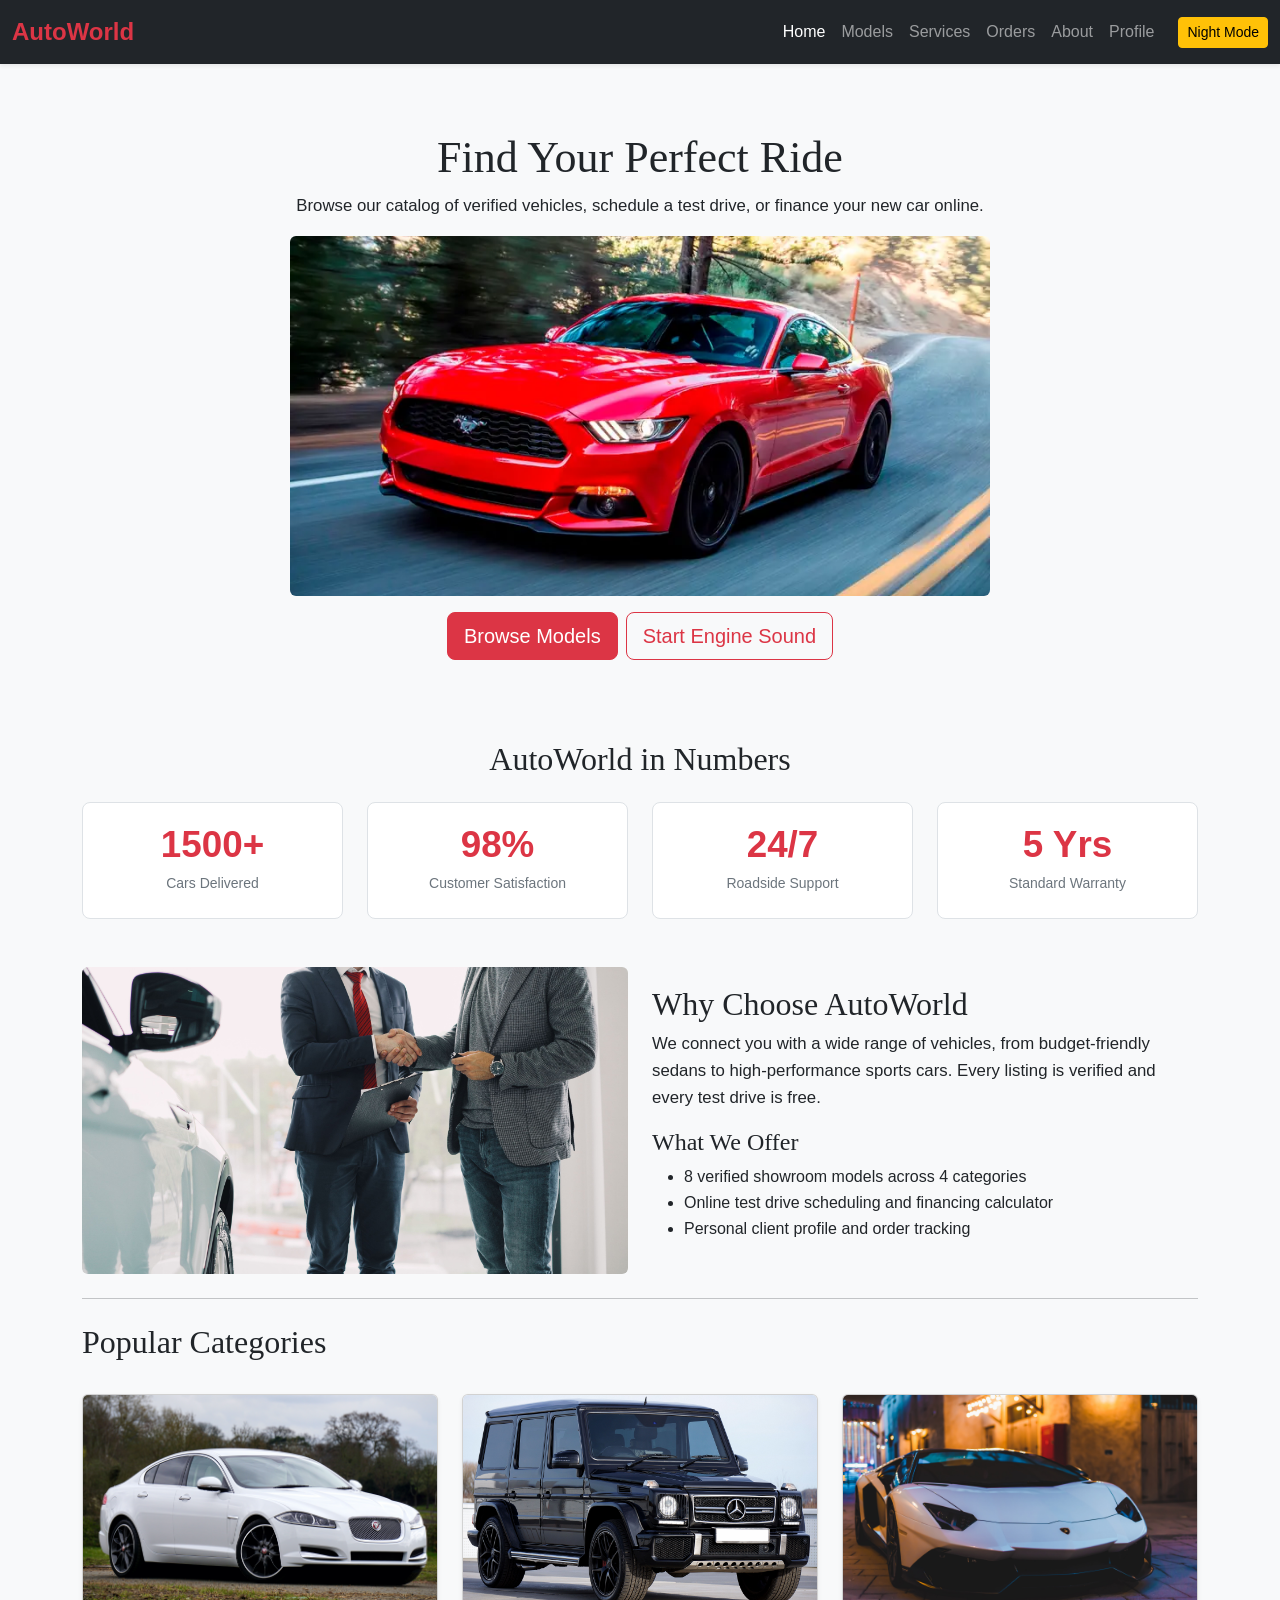
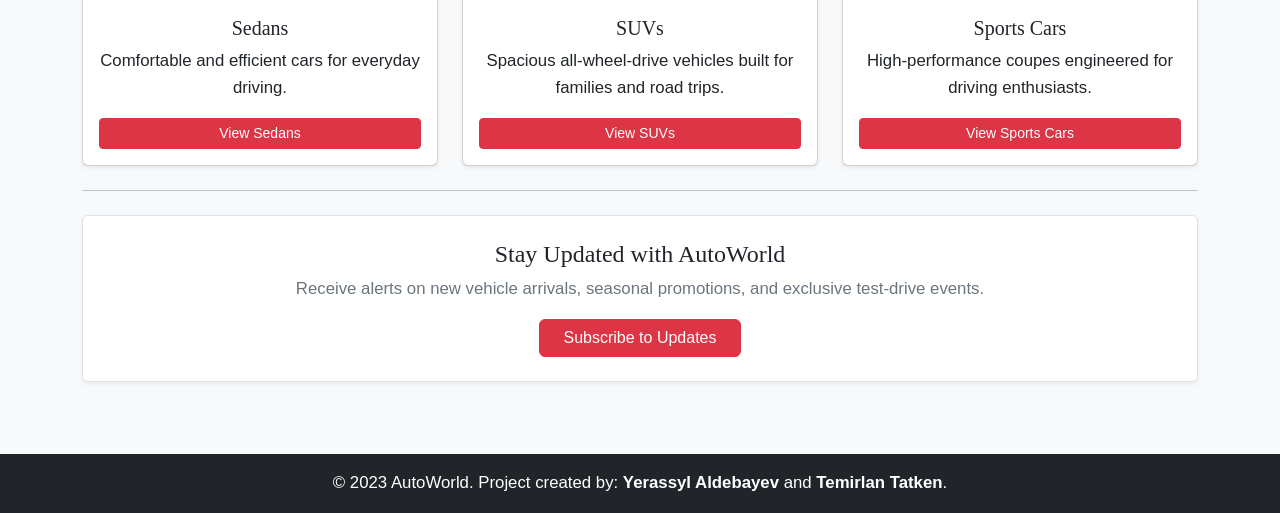
<file: index.html>
<!DOCTYPE html>
<html lang="en">
<head>
    <meta charset="UTF-8">
    <meta name="viewport" content="width=device-width, initial-scale=1.0">
    <title>Home - AutoWorld Cars</title>
    <script src="https://code.jquery.com/jquery-3.7.1.min.js"></script>
    <link href="https://cdn.jsdelivr.net/npm/bootstrap@5.3.3/dist/css/bootstrap.min.css" rel="stylesheet">
    <link rel="stylesheet" href="css/style.css">
</head>
<body>
    <header class="fixed-top shadow-sm">
        <nav id="main-nav" class="navbar navbar-expand-lg navbar-dark bg-dark">
            <div class="container-fluid">
                <a class="navbar-brand text-danger fw-bold fs-4" href="index.html">AutoWorld</a>
                <button class="navbar-toggler" type="button" data-bs-toggle="collapse" data-bs-target="#navMenu"
                        aria-controls="navMenu" aria-expanded="false" aria-label="Toggle navigation">
                    <span class="navbar-toggler-icon"></span>
                </button>
                <div class="collapse navbar-collapse" id="navMenu">
                    <ul class="navbar-nav ms-auto align-items-lg-center">
                        <li class="nav-item"><a class="nav-link active" aria-current="page" href="index.html">Home</a></li>
                        <li class="nav-item"><a class="nav-link" href="models.html">Models</a></li>
                        <li class="nav-item"><a class="nav-link" href="services.html">Services</a></li>
                        <li class="nav-item"><a class="nav-link" href="orders.html">Orders <span id="nav-order-badge" class="badge bg-danger ms-1" style="display:none;">0</span></a></li>
                        <li class="nav-item"><a class="nav-link" href="about.html">About</a></li>
                        <li class="nav-item"><a class="nav-link" id="nav-profile-link" href="profile.html">Profile</a></li>
                        <li class="nav-item ms-lg-3 mt-2 mt-lg-0">
                            <button type="button" id="theme-toggle-btn" class="btn btn-warning btn-sm">Night Mode</button>
                        </li>
                    </ul>
                </div>
            </div>
        </nav>
        <div id="scroll-progress-bar"></div>
    </header>

    <main class="container py-4">
        <section class="hero text-center py-4">
            <h1>Find Your Perfect Ride</h1>
            <p>Browse our catalog of verified vehicles, schedule a test drive, or finance your new car online.</p>
            <img src="images/hero-car.jpeg" alt="Red sports car parked on a city street" class="hero-img img-fluid rounded">
            <div class="d-flex justify-content-center gap-2 flex-wrap mt-3">
                <a href="models.html#showroom" class="btn btn-danger btn-lg">Browse Models</a>
                <button type="button" id="rev-engine-btn" class="btn btn-outline-danger btn-lg">Start Engine Sound</button>
            </div>
            <p id="engine-status" class="text-danger fw-semibold small mt-2 mb-0"></p>
        </section>

        <section id="stats-section" class="my-5">
            <h2 class="text-center mb-4">AutoWorld in Numbers</h2>
            <div class="row g-4 text-center">
                <div class="col-6 col-md-3">
                    <div class="stats-counter-card">
                        <div class="stat-number"><span class="counter-value" data-target="1500">0</span>+</div>
                        <p class="text-secondary small mb-0 mt-2">Cars Delivered</p>
                    </div>
                </div>
                <div class="col-6 col-md-3">
                    <div class="stats-counter-card">
                        <div class="stat-number"><span class="counter-value" data-target="98">0</span>%</div>
                        <p class="text-secondary small mb-0 mt-2">Customer Satisfaction</p>
                    </div>
                </div>
                <div class="col-6 col-md-3">
                    <div class="stats-counter-card">
                        <div class="stat-number"><span class="counter-value" data-target="24">0</span>/7</div>
                        <p class="text-secondary small mb-0 mt-2">Roadside Support</p>
                    </div>
                </div>
                <div class="col-6 col-md-3">
                    <div class="stats-counter-card">
                        <div class="stat-number"><span class="counter-value" data-target="5">0</span> Yrs</div>
                        <p class="text-secondary small mb-0 mt-2">Standard Warranty</p>
                    </div>
                </div>
            </div>
        </section>

        <section class="intro my-4">
            <div class="row align-items-center g-4">
                <div class="col-md-6">
                    <img src="images/why-choose.jpg" alt="Salesperson handing car keys to a customer" class="img-fluid rounded">
                </div>
                <div class="col-md-6">
                    <h2>Why Choose AutoWorld</h2>
                    <p>We connect you with a wide range of vehicles, from budget-friendly sedans
                       to high-performance sports cars. Every listing is verified and every test
                       drive is free.</p>
                    <h3>What We Offer</h3>
                    <ul>
                        <li>8 verified showroom models across 4 categories</li>
                        <li>Online test drive scheduling and financing calculator</li>
                        <li>Personal client profile and order tracking</li>
                    </ul>
                </div>
            </div>
        </section>

        <hr class="my-4">

        <section class="highlights my-4">
            <h2>Popular Categories</h2>
            <div class="row row-cols-1 row-cols-md-3 g-4 mt-1">
                <div class="col">
                    <div class="card h-100 text-center shadow-sm">
                        <img src="images/category-sedan.jpg" class="card-img-top" alt="Sedan car model">
                        <div class="card-body d-flex flex-column justify-content-between">
                            <div>
                                <h3 class="card-title h5">Sedans</h3>
                                <p class="card-text">Comfortable and efficient cars for everyday driving.</p>
                            </div>
                            <a href="models.html?category=Sedan#showroom" class="btn btn-danger btn-sm mt-3">View Sedans</a>
                        </div>
                    </div>
                </div>
                <div class="col">
                    <div class="card h-100 text-center shadow-sm">
                        <img src="images/category-suv.jpg" class="card-img-top" alt="SUV car model">
                        <div class="card-body d-flex flex-column justify-content-between">
                            <div>
                                <h3 class="card-title h5">SUVs</h3>
                                <p class="card-text">Spacious all-wheel-drive vehicles built for families and road trips.</p>
                            </div>
                            <a href="models.html?category=SUV#showroom" class="btn btn-danger btn-sm mt-3">View SUVs</a>
                        </div>
                    </div>
                </div>
                <div class="col">
                    <div class="card h-100 text-center shadow-sm">
                        <img src="images/category-sport.jpg" class="card-img-top" alt="Sports car model">
                        <div class="card-body d-flex flex-column justify-content-between">
                            <div>
                                <h3 class="card-title h5">Sports Cars</h3>
                                <p class="card-text">High-performance coupes engineered for driving enthusiasts.</p>
                            </div>
                            <a href="models.html?category=Sports#showroom" class="btn btn-danger btn-sm mt-3">View Sports Cars</a>
                        </div>
                    </div>
                </div>
            </div>
        </section>

        <hr class="my-4">

        <section class="newsletter-banner my-4 p-4 bg-white border rounded text-center shadow-sm">
            <h2 class="h4">Stay Updated with AutoWorld</h2>
            <p class="text-secondary mb-3">Receive alerts on new vehicle arrivals, seasonal promotions, and exclusive test-drive events.</p>
            <button type="button" id="subscribe-btn" class="btn btn-danger px-4">Subscribe to Updates</button>
        </section>
    </main>

    <div id="popup-overlay" class="popup-overlay">
        <div class="popup-box">
            <button type="button" id="popup-close" class="popup-close" aria-label="Close popup">&times;</button>
            <h2 class="h4 mb-2">Subscribe to AutoWorld</h2>
            <p class="text-secondary mb-3">Get notified about new car arrivals and special test-drive offers.</p>
            <form id="subscribe-form" novalidate>
                <div class="mb-3">
                    <label for="sub-email" class="form-label">Email Address:</label>
                    <input type="text" id="sub-email" name="sub-email" class="form-control" placeholder="name@example.com">
                    <div id="sub-error" class="text-danger small mt-1"></div>
                    <div id="sub-success" class="text-success fw-semibold small mt-1"></div>
                </div>
                <button type="submit" class="btn btn-danger w-100">Subscribe Now</button>
            </form>
        </div>
    </div>

    <div id="app-toast" class="card shadow">
        <div class="card-header bg-dark text-white d-flex justify-content-between align-items-center py-2">
            <strong id="toast-title">Notification</strong>
            <button type="button" id="toast-close-btn" class="btn-close btn-close-white btn-sm" aria-label="Close"></button>
        </div>
        <div class="card-body py-2">
            <p id="toast-body" class="mb-0 small"></p>
        </div>
    </div>

    <footer class="bg-dark text-white text-center py-3 mt-4">
        <div class="container">
            <p class="mb-0">&copy; 2023 AutoWorld. Project created by: <strong>Yerassyl Aldebayev</strong> and <strong>Temirlan Tatken</strong>.</p>
        </div>
    </footer>

    <script src="https://cdn.jsdelivr.net/npm/bootstrap@5.3.3/dist/js/bootstrap.bundle.min.js"></script>
    <script src="js/theme.js"></script>
    <script src="js/auth.js"></script>
    <script src="js/popup.js"></script>
    <script src="js/sound.js"></script>
    <script src="js/jquery-ux.js"></script>
    <script src="js/jquery-services.js"></script>
</body>
</html>
</file>
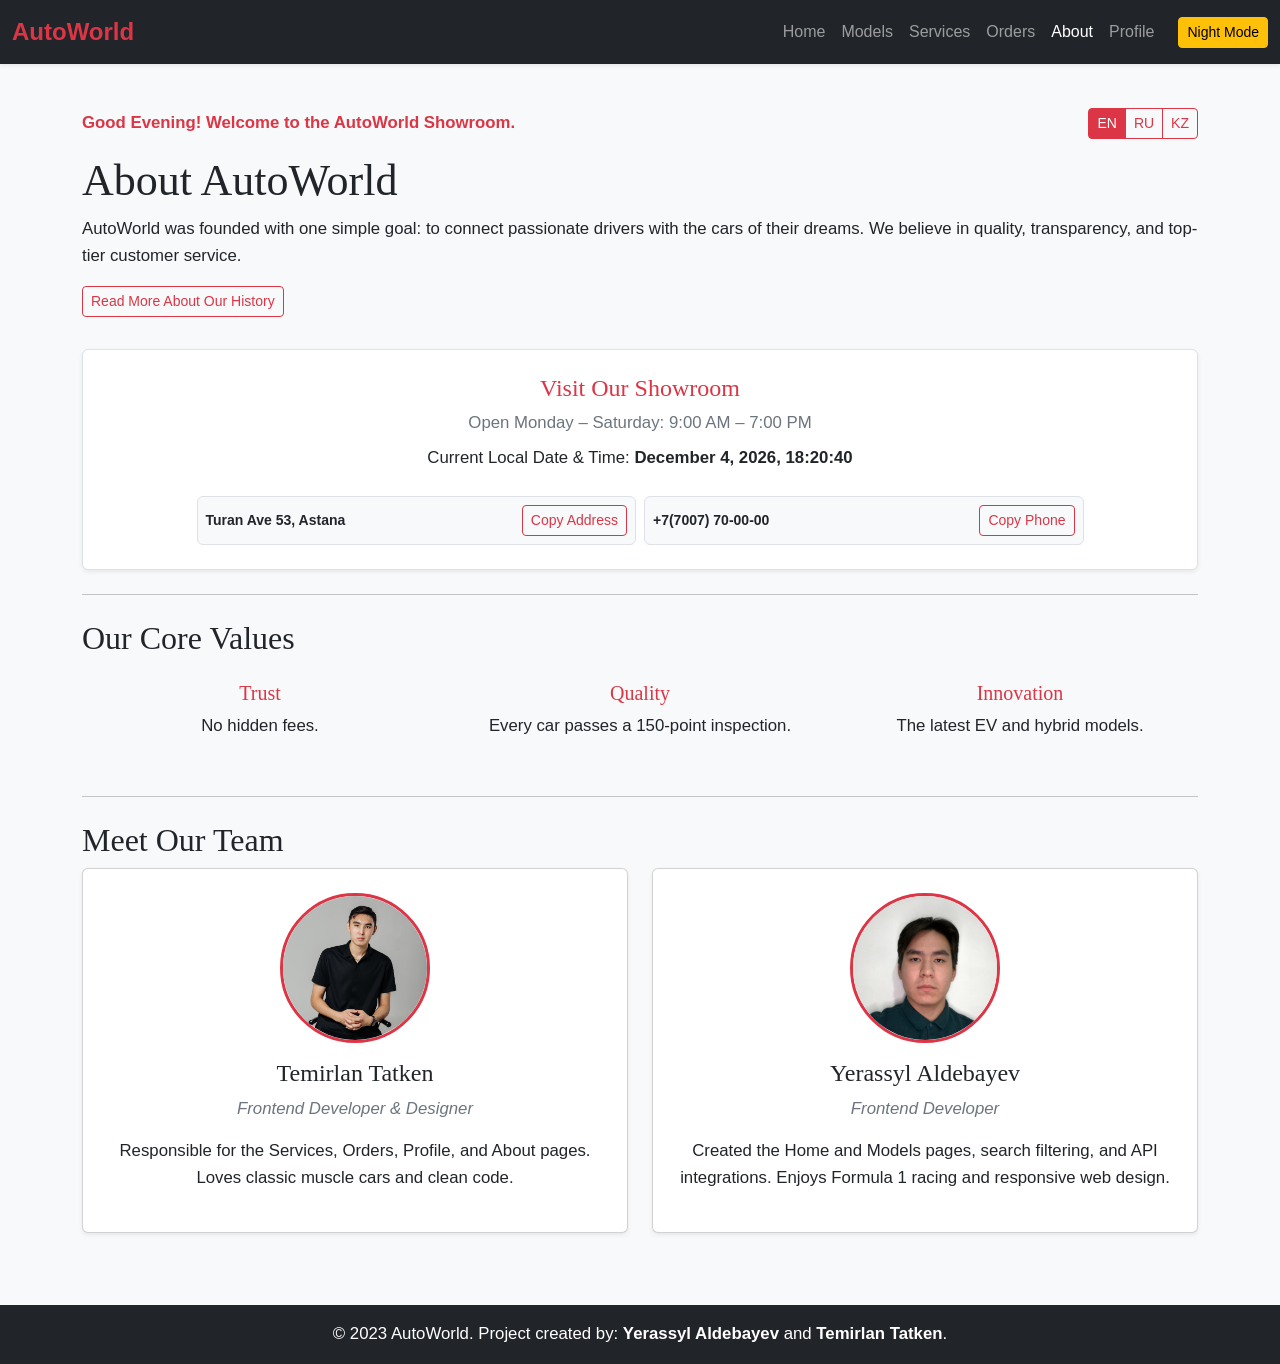
<file: about.html>
<!DOCTYPE html>
<html lang="en">
<head>
    <meta charset="UTF-8">
    <meta name="viewport" content="width=device-width, initial-scale=1.0">
    <title>About Us - AutoWorld Cars</title>
    <script src="https://code.jquery.com/jquery-3.7.1.min.js"></script>
    <link href="https://cdn.jsdelivr.net/npm/bootstrap@5.3.3/dist/css/bootstrap.min.css" rel="stylesheet">
    <link rel="stylesheet" href="css/style.css">
</head>
<body>
    <header class="fixed-top shadow-sm">
        <nav id="main-nav" class="navbar navbar-expand-lg navbar-dark bg-dark">
            <div class="container-fluid">
                <a class="navbar-brand text-danger fw-bold fs-4" href="index.html">AutoWorld</a>
                <button class="navbar-toggler" type="button" data-bs-toggle="collapse" data-bs-target="#navMenu"
                        aria-controls="navMenu" aria-expanded="false" aria-label="Toggle navigation">
                    <span class="navbar-toggler-icon"></span>
                </button>
                <div class="collapse navbar-collapse" id="navMenu">
                    <ul class="navbar-nav ms-auto align-items-lg-center">
                        <li class="nav-item"><a class="nav-link" href="index.html">Home</a></li>
                        <li class="nav-item"><a class="nav-link" href="models.html">Models</a></li>
                        <li class="nav-item"><a class="nav-link" href="services.html">Services</a></li>
                        <li class="nav-item"><a class="nav-link" href="orders.html">Orders <span id="nav-order-badge" class="badge bg-danger ms-1" style="display:none;">0</span></a></li>
                        <li class="nav-item"><a class="nav-link active" aria-current="page" href="about.html">About</a></li>
                        <li class="nav-item"><a class="nav-link" id="nav-profile-link" href="profile.html">Profile</a></li>
                        <li class="nav-item ms-lg-3 mt-2 mt-lg-0">
                            <button type="button" id="theme-toggle-btn" class="btn btn-warning btn-sm">Night Mode</button>
                        </li>
                    </ul>
                </div>
            </div>
        </nav>
        <div id="scroll-progress-bar"></div>
    </header>

    <main class="container py-4">
        <div class="d-flex flex-wrap justify-content-between align-items-center gap-2 mb-3">
            <p id="time-greeting" class="text-danger fw-semibold mb-0"></p>
            <div class="btn-group btn-group-sm" role="group" aria-label="Language selector">
                <button type="button" class="btn btn-danger lang-btn" data-lang="en">EN</button>
                <button type="button" class="btn btn-outline-danger lang-btn" data-lang="ru">RU</button>
                <button type="button" class="btn btn-outline-danger lang-btn" data-lang="kz">KZ</button>
            </div>
        </div>

        <h1 id="i18n-title">About AutoWorld</h1>
        <p id="i18n-intro">AutoWorld was founded with one simple goal: to connect passionate drivers with the cars of their dreams. We believe in quality, transparency, and top-tier customer service.</p>

        <div id="extra-story" style="display: none;" class="p-3 bg-white border rounded mb-3 shadow-sm">
            <p id="i18n-extra-story" class="mb-0">Since opening our first showroom in Astana, we have delivered over 1,500 inspected vehicles across Kazakhstan. Our certified technicians test every engine, battery pack, and safety system so our clients drive away with complete confidence.</p>
        </div>
        <button type="button" id="read-more-btn" class="btn btn-outline-danger btn-sm mb-2">Read More About Our History</button>

        <section class="visit-section my-4">
            <div class="p-4 bg-white border rounded text-center shadow-sm">
                <h2 id="i18n-visit-title" class="h4 text-danger mb-2">Visit Our Showroom</h2>
                <p id="i18n-visit-hours" class="text-secondary mb-2">Open Monday – Saturday: 9:00 AM – 7:00 PM</p>
                <p class="mb-3"><span id="i18n-time-label">Current Local Date &amp; Time:</span> <strong id="current-datetime" class="text-dark"></strong></p>

                <div class="row g-2 justify-content-center mt-2">
                    <div class="col-md-5">
                        <div class="p-2 border rounded bg-light d-flex justify-content-between align-items-center">
                            <span id="i18n-address" class="small fw-semibold">Turan Ave 53, Astana</span>
                            <button type="button" id="i18n-btn-address" class="btn btn-outline-danger btn-sm copy-btn ms-2" data-copy-target="#i18n-address">Copy Address</button>
                        </div>
                    </div>
                    <div class="col-md-5">
                        <div class="p-2 border rounded bg-light d-flex justify-content-between align-items-center">
                            <span id="i18n-phone" class="small fw-semibold">+7(7007) 70-00-00</span>
                            <button type="button" id="i18n-btn-phone" class="btn btn-outline-danger btn-sm copy-btn ms-2" data-copy-target="#i18n-phone">Copy Phone</button>
                        </div>
                    </div>
                </div>
            </div>
        </section>

        <hr class="my-4">

        <section class="core-values my-4">
            <h2 id="i18n-values-title">Our Core Values</h2>
            <div class="row g-4 text-center">
                <div class="col-md-6 col-lg-4">
                    <div class="p-3">
                        <h3 id="i18n-val1-title" class="h5 text-danger">Trust</h3>
                        <p id="i18n-val1-desc">No hidden fees.</p>
                    </div>
                </div>
                <div class="col-md-6 col-lg-4">
                    <div class="p-3">
                        <h3 id="i18n-val2-title" class="h5 text-danger">Quality</h3>
                        <p id="i18n-val2-desc">Every car passes a 150-point inspection.</p>
                    </div>
                </div>
                <div class="col-md-6 col-lg-4">
                    <div class="p-3">
                        <h3 id="i18n-val3-title" class="h5 text-danger">Innovation</h3>
                        <p id="i18n-val3-desc">The latest EV and hybrid models.</p>
                    </div>
                </div>
            </div>
        </section>

        <hr class="my-4">

        <section class="team-section my-4">
            <h2 id="i18n-team-title">Meet Our Team</h2>
            <div class="row g-4">
                <div class="col-md-6">
                    <div class="card h-100 text-center p-4 shadow-sm">
                        <img src="images/why-choose.jpg" data-src="images/student1.jpeg" alt="Portrait of Temirlan Tatken" class="team-photo lazy-img rounded-circle border border-3 border-danger mx-auto mb-3">
                        <h3>Temirlan Tatken</h3>
                        <p id="i18n-member1-role" class="text-secondary fst-italic">Frontend Developer &amp; Designer</p>
                        <p id="i18n-member1-bio">Responsible for the Services, Orders, Profile, and About pages. Loves classic muscle cars and clean code.</p>
                    </div>
                </div>
                <div class="col-md-6">
                    <div class="card h-100 text-center p-4 shadow-sm">
                        <img src="images/why-choose.jpg" data-src="images/student2.jpg" alt="Portrait of Yerassyl Aldebayev" class="team-photo lazy-img rounded-circle border border-3 border-danger mx-auto mb-3">
                        <h3>Yerassyl Aldebayev</h3>
                        <p id="i18n-member2-role" class="text-secondary fst-italic">Frontend Developer</p>
                        <p id="i18n-member2-bio">Created the Home and Models pages, search filtering, and API integrations. Enjoys Formula 1 racing and responsive web design.</p>
                    </div>
                </div>
            </div>
        </section>
    </main>

    <div id="app-toast" class="card shadow">
        <div class="card-header bg-dark text-white d-flex justify-content-between align-items-center py-2">
            <strong id="toast-title">Notification</strong>
            <button type="button" id="toast-close-btn" class="btn-close btn-close-white btn-sm" aria-label="Close"></button>
        </div>
        <div class="card-body py-2">
            <p id="toast-body" class="mb-0 small"></p>
        </div>
    </div>

    <footer class="bg-dark text-white text-center py-3 mt-4">
        <div class="container">
            <p class="mb-0">&copy; 2023 AutoWorld. Project created by: <strong>Yerassyl Aldebayev</strong> and <strong>Temirlan Tatken</strong>.</p>
        </div>
    </footer>

    <script src="https://cdn.jsdelivr.net/npm/bootstrap@5.3.3/dist/js/bootstrap.bundle.min.js"></script>
    <script src="js/theme.js"></script>
    <script src="js/auth.js"></script>
    <script src="js/datetime.js"></script>
    <script src="js/language.js"></script>
    <script src="js/jquery-ux.js"></script>
    <script src="js/jquery-services.js"></script>
    <script src="js/jquery-features.js"></script>
</body>
</html>
</file>
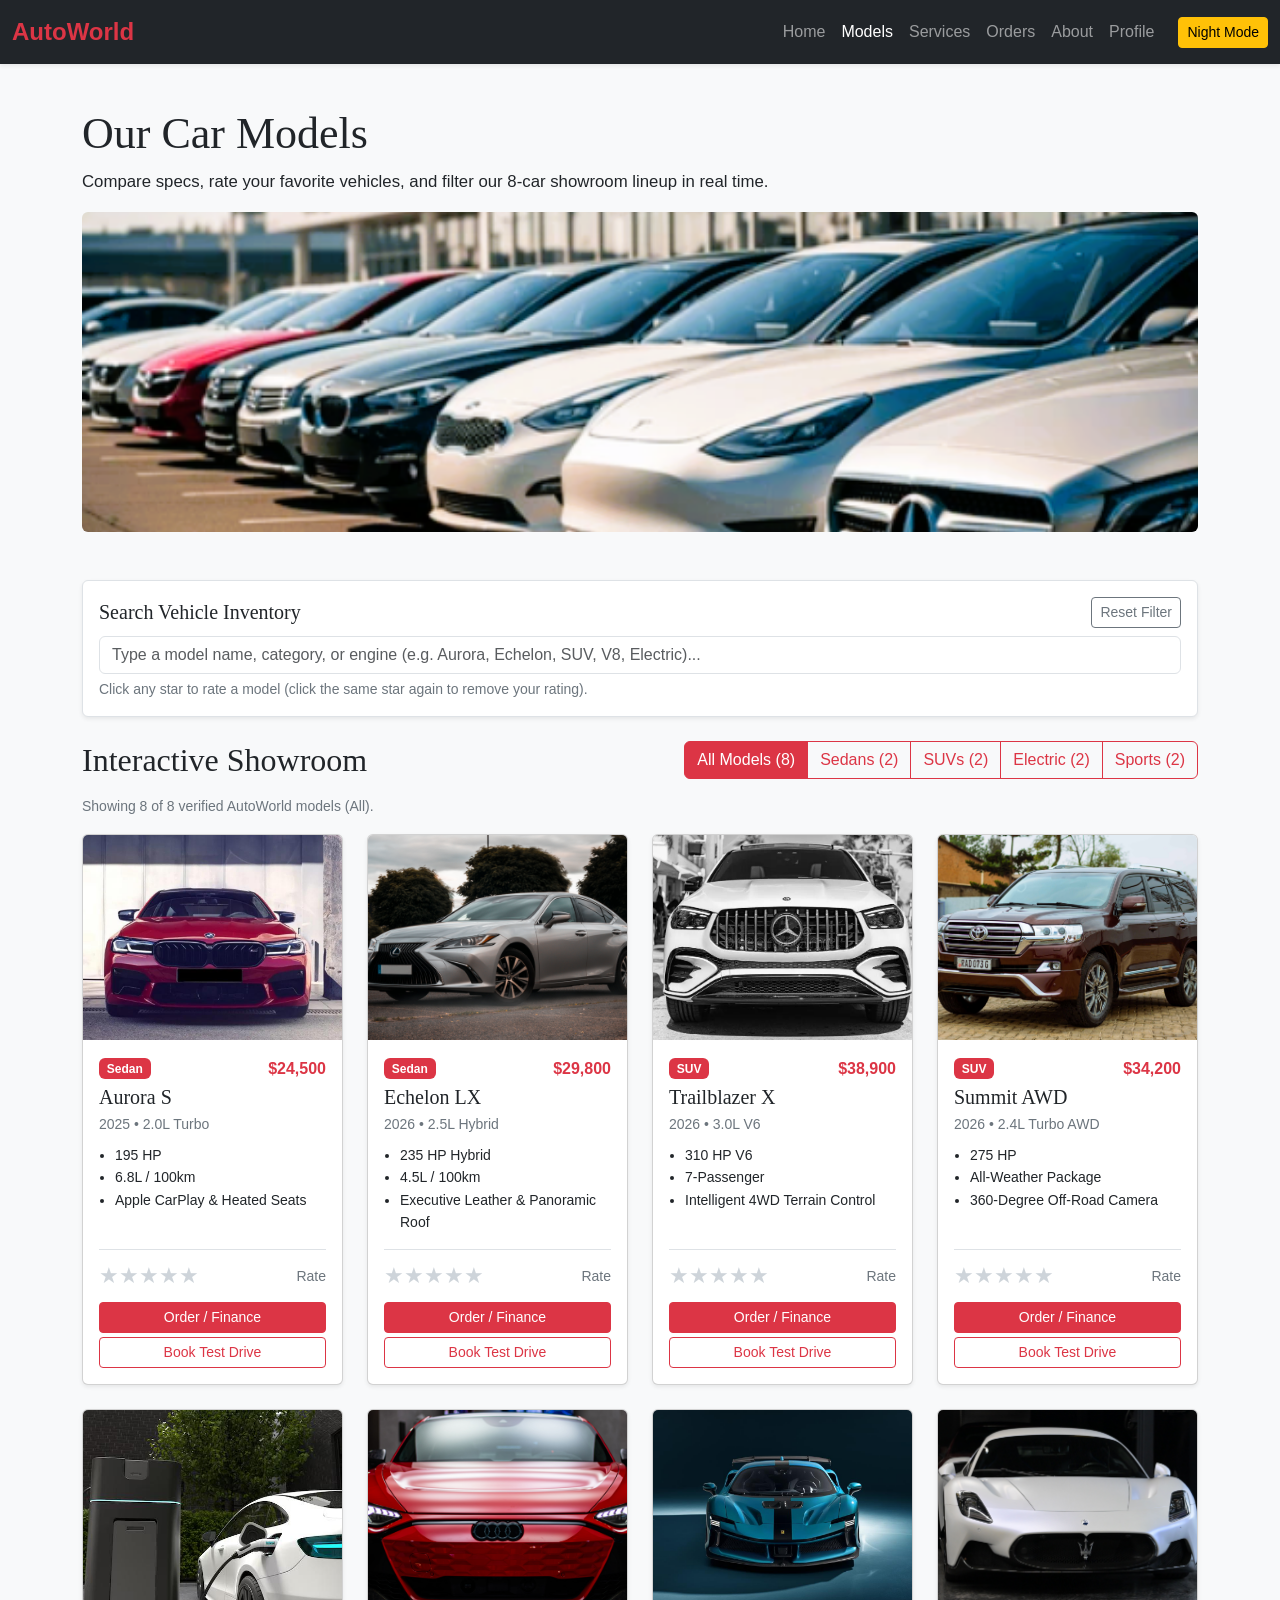
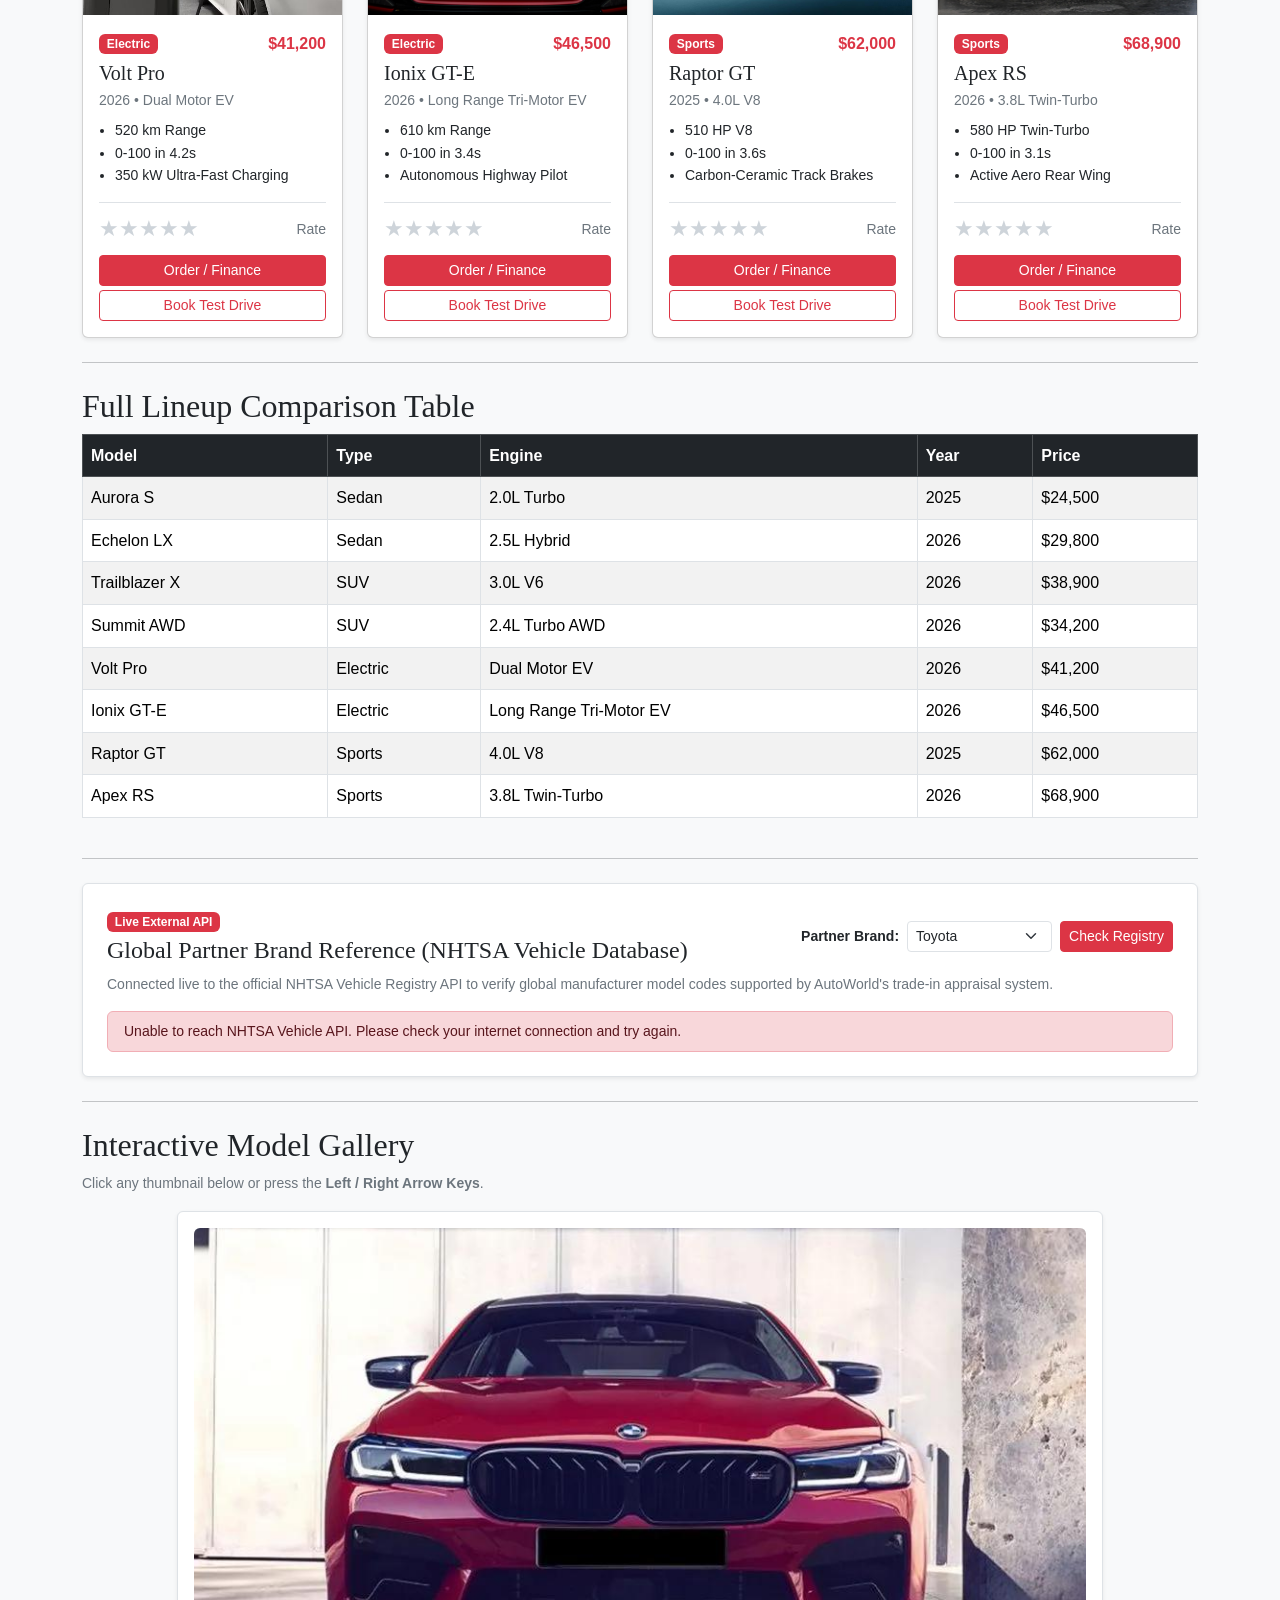
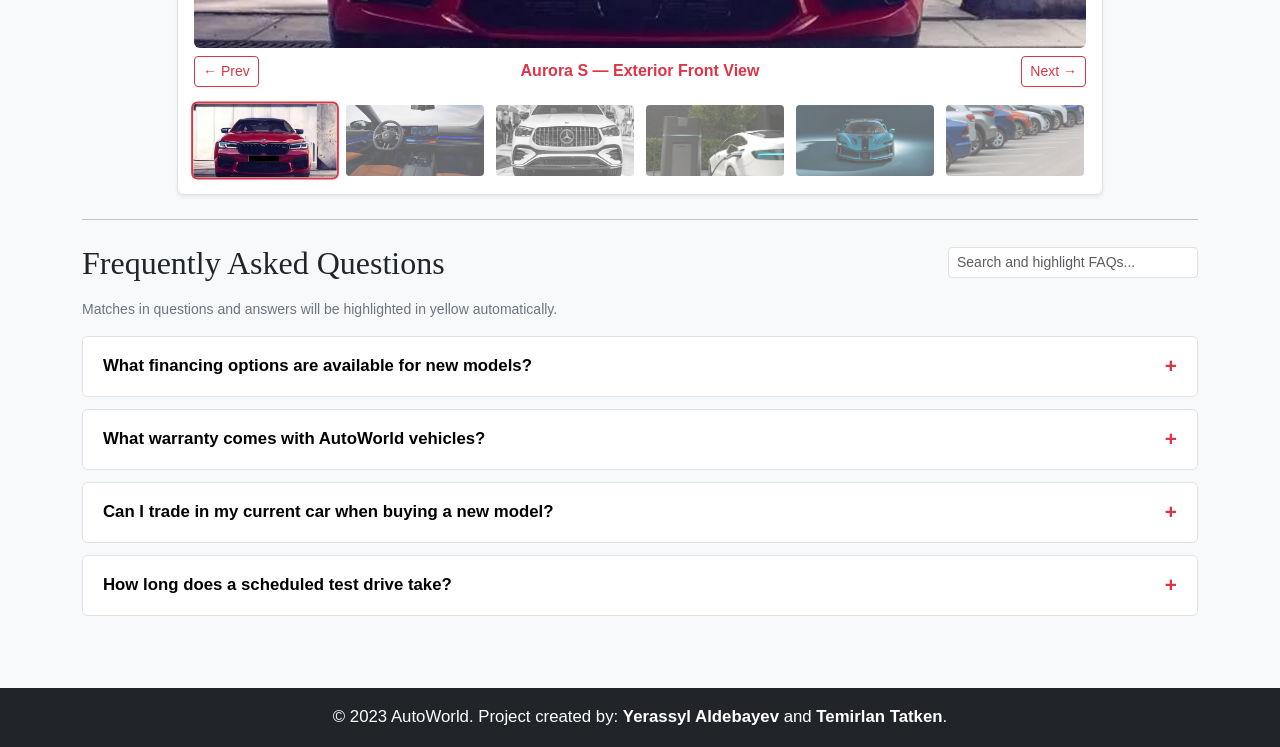
<file: models.html>
<!DOCTYPE html>
<html lang="en">
<head>
    <meta charset="UTF-8">
    <meta name="viewport" content="width=device-width, initial-scale=1.0">
    <title>Models - AutoWorld Cars</title>
    <script src="https://code.jquery.com/jquery-3.7.1.min.js"></script>
    <link href="https://cdn.jsdelivr.net/npm/bootstrap@5.3.3/dist/css/bootstrap.min.css" rel="stylesheet">
    <link rel="stylesheet" href="css/style.css">
</head>
<body>
    <header class="fixed-top shadow-sm">
        <nav id="main-nav" class="navbar navbar-expand-lg navbar-dark bg-dark">
            <div class="container-fluid">
                <a class="navbar-brand text-danger fw-bold fs-4" href="index.html">AutoWorld</a>
                <button class="navbar-toggler" type="button" data-bs-toggle="collapse" data-bs-target="#navMenu"
                        aria-controls="navMenu" aria-expanded="false" aria-label="Toggle navigation">
                    <span class="navbar-toggler-icon"></span>
                </button>
                <div class="collapse navbar-collapse" id="navMenu">
                    <ul class="navbar-nav ms-auto align-items-lg-center">
                        <li class="nav-item"><a class="nav-link" href="index.html">Home</a></li>
                        <li class="nav-item"><a class="nav-link active" aria-current="page" href="models.html">Models</a></li>
                        <li class="nav-item"><a class="nav-link" href="services.html">Services</a></li>
                        <li class="nav-item"><a class="nav-link" href="orders.html">Orders <span id="nav-order-badge" class="badge bg-danger ms-1" style="display:none;">0</span></a></li>
                        <li class="nav-item"><a class="nav-link" href="about.html">About</a></li>
                        <li class="nav-item"><a class="nav-link" id="nav-profile-link" href="profile.html">Profile</a></li>
                        <li class="nav-item ms-lg-3 mt-2 mt-lg-0">
                            <button type="button" id="theme-toggle-btn" class="btn btn-warning btn-sm">Night Mode</button>
                        </li>
                    </ul>
                </div>
            </div>
        </nav>
        <div id="scroll-progress-bar"></div>
    </header>

    <main class="container py-4">
        <h1>Our Car Models</h1>
        <p>Compare specs, rate your favorite vehicles, and filter our 8-car showroom lineup in real time.</p>

        <img src="images/models-lineup.png" alt="Row of different car models parked side by side" class="lineup-img img-fluid rounded mb-4">

        <section class="search-section my-4 p-3 bg-white border rounded shadow-sm">
            <div class="d-flex justify-content-between align-items-center mb-2">
                <h2 class="h5 mb-0">Search Vehicle Inventory</h2>
                <button type="button" id="clear-search-btn" class="btn btn-outline-secondary btn-sm">Reset Filter</button>
            </div>
            <div class="search-wrapper">
                <input type="text" id="model-search-input" class="form-control" placeholder="Type a model name, category, or engine (e.g. Aurora, Echelon, SUV, V8, Electric)..." autocomplete="off">
                <div id="autocomplete-list"></div>
            </div>
            <small class="text-secondary mt-1 d-block">Click any star to rate a model (click the same star again to remove your rating).</small>
        </section>

        <section id="showroom" class="interactive-catalog my-4">
            <div class="d-flex flex-wrap justify-content-between align-items-center gap-2 mb-3">
                <h2 class="mb-0">Interactive Showroom</h2>
                <div class="btn-group flex-wrap" role="group" aria-label="Filter models by category">
                    <button type="button" class="btn btn-danger filter-btn" data-filter="All">All Models (8)</button>
                    <button type="button" class="btn btn-outline-danger filter-btn" data-filter="Sedan">Sedans (2)</button>
                    <button type="button" class="btn btn-outline-danger filter-btn" data-filter="SUV">SUVs (2)</button>
                    <button type="button" class="btn btn-outline-danger filter-btn" data-filter="Electric">Electric (2)</button>
                    <button type="button" class="btn btn-outline-danger filter-btn" data-filter="Sports">Sports (2)</button>
                </div>
            </div>
            <p id="filter-status" class="text-secondary small mb-3">Showing all 8 verified AutoWorld models.</p>

            <div id="no-search-results" class="alert alert-warning text-center" style="display: none;">
                No vehicles match your search query. Click <strong>Reset Filter</strong> above to view all 8 models.
            </div>

            <div id="catalog-grid" class="row g-4"></div>
        </section>

        <hr class="my-4">

        <section class="catalog-table my-4">
            <h2>Full Lineup Comparison Table</h2>
            <div class="table-responsive">
                <table class="table table-striped table-bordered align-middle">
                    <thead class="table-dark">
                        <tr>
                            <th scope="col">Model</th>
                            <th scope="col">Type</th>
                            <th scope="col">Engine</th>
                            <th scope="col">Year</th>
                            <th scope="col">Price</th>
                        </tr>
                    </thead>
                    <tbody id="comparison-table-body">
                        <tr><td>Aurora S</td><td>Sedan</td><td>2.0L Turbo</td><td>2025</td><td>$24,500</td></tr>
                        <tr><td>Echelon LX</td><td>Sedan</td><td>2.5L Hybrid</td><td>2026</td><td>$29,800</td></tr>
                        <tr><td>Trailblazer X</td><td>SUV</td><td>3.0L V6</td><td>2026</td><td>$38,900</td></tr>
                        <tr><td>Summit AWD</td><td>SUV</td><td>2.4L Turbo AWD</td><td>2026</td><td>$34,200</td></tr>
                        <tr><td>Volt Pro</td><td>Electric</td><td>Dual Motor EV</td><td>2026</td><td>$41,200</td></tr>
                        <tr><td>Ionix GT-E</td><td>Electric</td><td>Long Range Tri-Motor EV</td><td>2026</td><td>$46,500</td></tr>
                        <tr><td>Raptor GT</td><td>Sports</td><td>4.0L V8</td><td>2025</td><td>$62,000</td></tr>
                        <tr><td>Apex RS</td><td>Sports</td><td>3.8L Twin-Turbo</td><td>2026</td><td>$68,900</td></tr>
                    </tbody>
                </table>
            </div>
        </section>

        <hr class="my-4">

        <section class="api-section my-4 p-4 bg-white border rounded shadow-sm">
            <div class="d-flex flex-wrap justify-content-between align-items-center gap-2 mb-2">
                <div>
                    <span class="badge bg-danger mb-1">Live External API</span>
                    <h2 class="h4 mb-0">Global Partner Brand Reference (NHTSA Vehicle Database)</h2>
                </div>
                <div class="d-flex gap-2 align-items-center">
                    <label for="api-brand-select" class="small fw-semibold mb-0">Partner Brand:</label>
                    <select id="api-brand-select" class="form-select form-select-sm" style="width: auto;">
                        <option value="Toyota">Toyota</option>
                        <option value="BMW">BMW</option>
                        <option value="Mercedes-Benz">Mercedes-Benz</option>
                        <option value="Porsche">Porsche</option>
                        <option value="Audi">Audi</option>
                        <option value="Hyundai">Hyundai</option>
                    </select>
                    <button type="button" id="fetch-api-btn" class="btn btn-danger btn-sm">Check Registry</button>
                </div>
            </div>
            <p class="text-secondary small mb-3">Connected live to the official NHTSA Vehicle Registry API to verify global manufacturer model codes supported by AutoWorld's trade-in appraisal system.</p>

            <div id="api-loading" class="text-center py-3" style="display: none;">
                <div class="spinner-border text-danger spinner-border-sm me-2" role="status"></div>
                <span class="small fw-semibold">Fetching live manufacturer registry from NHTSA API...</span>
            </div>

            <div id="api-error" class="alert alert-danger py-2 small" style="display: none;"></div>

            <div id="api-results-grid" class="row g-3"></div>
        </section>

        <hr class="my-4">

        <section class="gallery-section my-4">
            <h2>Interactive Model Gallery</h2>
            <p class="text-secondary small">Click any thumbnail below or press the <strong>Left / Right Arrow Keys</strong>.</p>
            <div class="row justify-content-center">
                <div class="col-lg-10">
                    <div class="bg-white p-3 border rounded shadow-sm">
                        <div class="position-relative">
                            <img id="gallery-main-img" src="images/gallery-1.jpeg" class="main-gallery-img rounded" alt="Aurora S sedan front view">
                            <div class="d-flex justify-content-between align-items-center mt-2">
                                <button type="button" id="gallery-prev-btn" class="btn btn-outline-danger btn-sm">&larr; Prev</button>
                                <strong id="gallery-main-caption" class="text-danger">Aurora S — Exterior Front View</strong>
                                <button type="button" id="gallery-next-btn" class="btn btn-outline-danger btn-sm">Next &rarr;</button>
                            </div>
                        </div>

                        <div class="row row-cols-3 row-cols-md-6 g-2 mt-2">
                            <div class="col"><img src="images/gallery-1.jpeg" class="thumb-img rounded active-thumb" alt="Aurora S front" data-caption="Aurora S — Exterior Front View"></div>
                            <div class="col"><img src="images/gallery-2.jpeg" class="thumb-img rounded" alt="Aurora S interior" data-caption="Aurora S — Luxury Cabin Interior"></div>
                            <div class="col"><img src="images/gallery-3.jpeg" class="thumb-img rounded" alt="Trailblazer X front" data-caption="Trailblazer X — All-Terrain SUV"></div>
                            <div class="col"><img src="images/gallery-5.jpeg" class="thumb-img rounded" alt="Volt Pro charging" data-caption="Volt Pro — Dual Motor Fast Charging"></div>
                            <div class="col"><img src="images/gallery-7.jpeg" class="thumb-img rounded" alt="Raptor GT front" data-caption="Raptor GT — 4.0L V8 Track Edition"></div>
                            <div class="col"><img src="images/gallery-9.jpeg" class="thumb-img rounded" alt="Full AutoWorld lineup" data-caption="AutoWorld — Complete Showroom Lineup"></div>
                        </div>
                    </div>
                </div>
            </div>
        </section>

        <hr class="my-4">

        <section class="faq-section my-4">
            <div class="d-flex flex-wrap justify-content-between align-items-center gap-2 mb-3">
                <h2 class="mb-0">Frequently Asked Questions</h2>
                <div style="min-width: 250px;">
                    <input type="text" id="faq-search-input" class="form-control form-control-sm" placeholder="Search and highlight FAQs...">
                </div>
            </div>
            <p class="text-secondary small">Matches in questions and answers will be highlighted in yellow automatically.</p>

            <div class="faq-item">
                <button type="button" class="faq-question" aria-expanded="false">
                    <span>What financing options are available for new models?</span>
                    <span class="faq-icon">+</span>
                </button>
                <div class="faq-answer">
                    <p>We offer flexible financing plans from 24 to 60 months with competitive 5% APR interest rates, as well as zero-down-payment leasing options for qualified buyers.</p>
                </div>
            </div>

            <div class="faq-item">
                <button type="button" class="faq-question" aria-expanded="false">
                    <span>What warranty comes with AutoWorld vehicles?</span>
                    <span class="faq-icon">+</span>
                </button>
                <div class="faq-answer">
                    <p>Every new vehicle includes a 5-year or 100,000 km bumper-to-bumper warranty, plus an 8-year battery warranty specifically for the Volt Pro and Ionix GT-E electric models.</p>
                </div>
            </div>

            <div class="faq-item">
                <button type="button" class="faq-question" aria-expanded="false">
                    <span>Can I trade in my current car when buying a new model?</span>
                    <span class="faq-icon">+</span>
                </button>
                <div class="faq-answer">
                    <p>Yes! Bring your vehicle to our Astana showroom on Turan Ave 53 for a free 30-minute appraisal, and apply its full value directly toward your new AutoWorld car.</p>
                </div>
            </div>

            <div class="faq-item">
                <button type="button" class="faq-question" aria-expanded="false">
                    <span>How long does a scheduled test drive take?</span>
                    <span class="faq-icon">+</span>
                </button>
                <div class="faq-answer">
                    <p>A standard test drive session lasts around 45 minutes, including a full vehicle walkthrough with one of our product specialists and a 25-minute city and highway drive.</p>
                </div>
            </div>
        </section>
    </main>

    <div id="app-toast" class="card shadow">
        <div class="card-header bg-dark text-white d-flex justify-content-between align-items-center py-2">
            <strong id="toast-title">Notification</strong>
            <button type="button" id="toast-close-btn" class="btn-close btn-close-white btn-sm" aria-label="Close"></button>
        </div>
        <div class="card-body py-2">
            <p id="toast-body" class="mb-0 small"></p>
        </div>
    </div>

    <footer class="bg-dark text-white text-center py-3 mt-4">
        <div class="container">
            <p class="mb-0">&copy; 2023 AutoWorld. Project created by: <strong>Yerassyl Aldebayev</strong> and <strong>Temirlan Tatken</strong>.</p>
        </div>
    </footer>

    <script src="https://cdn.jsdelivr.net/npm/bootstrap@5.3.3/dist/js/bootstrap.bundle.min.js"></script>
    <script src="js/theme.js"></script>
    <script src="js/auth.js"></script>
    <script src="js/accordion.js"></script>
    <script src="js/catalog.js"></script>
    <script src="js/gallery.js"></script>
    <script src="js/api.js"></script>
    <script src="js/jquery-ux.js"></script>
    <script src="js/jquery-services.js"></script>
    <script src="js/jquery-search.js"></script>
</body>
</html>
</file>
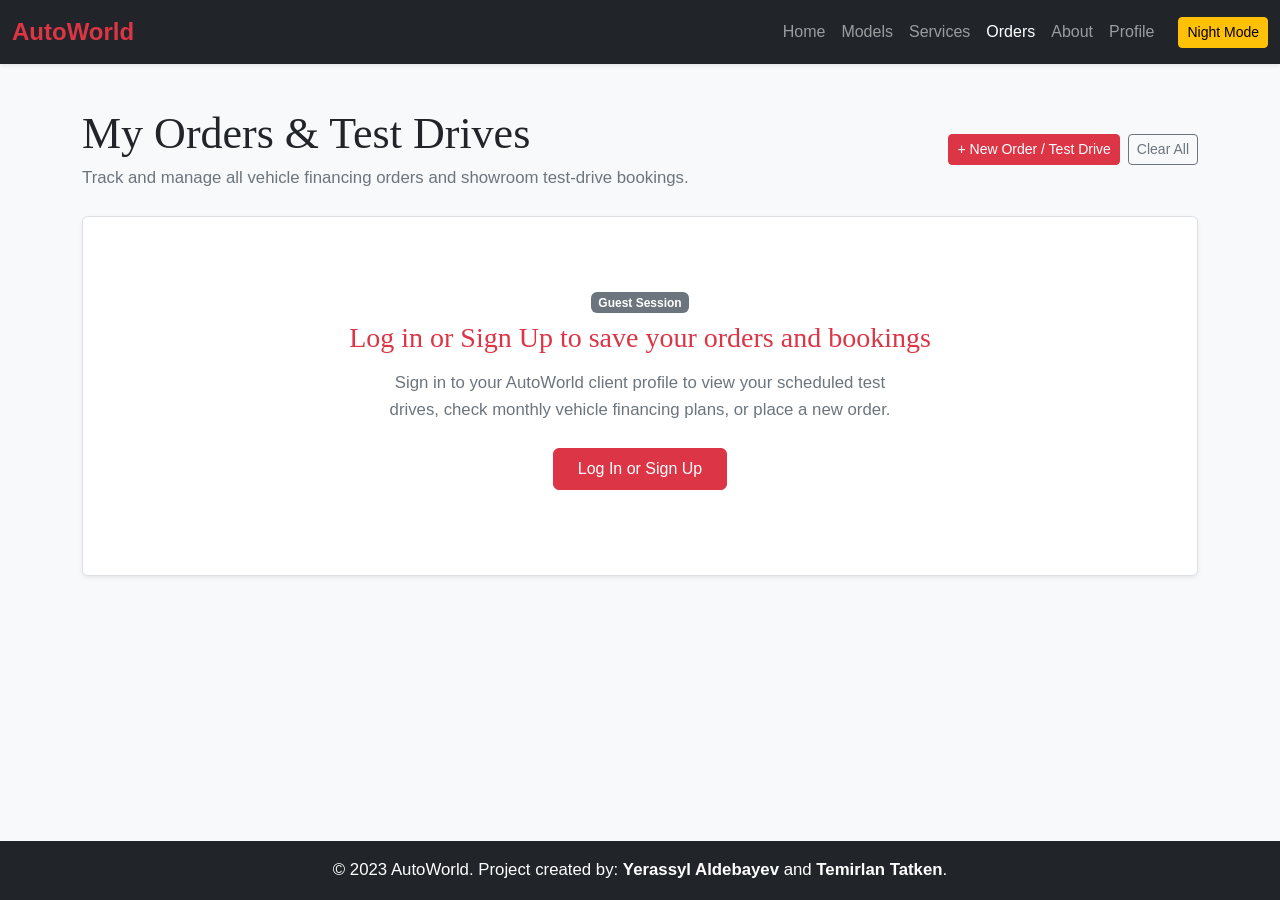
<file: orders.html>
<!DOCTYPE html>
<html lang="en">
<head>
    <meta charset="UTF-8">
    <meta name="viewport" content="width=device-width, initial-scale=1.0">
    <title>My Orders - AutoWorld Cars</title>
    <script src="https://code.jquery.com/jquery-3.7.1.min.js"></script>
    <link href="https://cdn.jsdelivr.net/npm/bootstrap@5.3.3/dist/css/bootstrap.min.css" rel="stylesheet">
    <link rel="stylesheet" href="css/style.css">
</head>
<body>
    <header class="fixed-top shadow-sm">
        <nav id="main-nav" class="navbar navbar-expand-lg navbar-dark bg-dark">
            <div class="container-fluid">
                <a class="navbar-brand text-danger fw-bold fs-4" href="index.html">AutoWorld</a>
                <button class="navbar-toggler" type="button" data-bs-toggle="collapse" data-bs-target="#navMenu"
                        aria-controls="navMenu" aria-expanded="false" aria-label="Toggle navigation">
                    <span class="navbar-toggler-icon"></span>
                </button>
                <div class="collapse navbar-collapse" id="navMenu">
                    <ul class="navbar-nav ms-auto align-items-lg-center">
                        <li class="nav-item"><a class="nav-link" href="index.html">Home</a></li>
                        <li class="nav-item"><a class="nav-link" href="models.html">Models</a></li>
                        <li class="nav-item"><a class="nav-link" href="services.html">Services</a></li>
                        <li class="nav-item"><a class="nav-link active" aria-current="page" href="orders.html">Orders <span id="nav-order-badge" class="badge bg-danger ms-1" style="display:none;">0</span></a></li>
                        <li class="nav-item"><a class="nav-link" href="about.html">About</a></li>
                        <li class="nav-item"><a class="nav-link" id="nav-profile-link" href="profile.html">Profile</a></li>
                        <li class="nav-item ms-lg-3 mt-2 mt-lg-0">
                            <button type="button" id="theme-toggle-btn" class="btn btn-warning btn-sm">Night Mode</button>
                        </li>
                    </ul>
                </div>
            </div>
        </nav>
        <div id="scroll-progress-bar"></div>
    </header>

    <main class="container py-4">
        <div class="d-flex flex-wrap justify-content-between align-items-center gap-2 mb-3">
            <div>
                <h1 class="mb-1">My Orders &amp; Test Drives</h1>
                <p class="text-secondary mb-0">Track and manage all vehicle financing orders and showroom test-drive bookings.</p>
            </div>
            <div id="orders-header-actions" class="d-flex gap-2" style="display: none;">
                <a href="services.html" class="btn btn-danger btn-sm">+ New Order / Test Drive</a>
                <button type="button" id="clear-all-orders-btn" class="btn btn-outline-secondary btn-sm">Clear All</button>
            </div>
        </div>

        <!-- Guest State: Shown when user is NOT logged in -->
        <div id="orders-guest-state" class="p-5 bg-white border rounded text-center shadow-sm my-4" style="display: none; min-height: 360px;">
            <div class="py-4">
                <span class="badge bg-secondary mb-2">Guest Session</span>
                <h2 class="h3 text-danger mb-3">Log in or Sign Up to save your orders and bookings</h2>
                <p class="text-secondary mb-4 mx-auto" style="max-width: 540px;">Sign in to your AutoWorld client profile to view your scheduled test drives, check monthly vehicle financing plans, or place a new order.</p>
                <a href="profile.html" class="btn btn-danger px-4 py-2">Log In or Sign Up</a>
            </div>
        </div>

        <!-- Authenticated Controls & States -->
        <div id="orders-authenticated-wrapper" style="display: none;">
            <div class="btn-group btn-group-sm mb-4" role="group" aria-label="Filter orders">
                <button type="button" class="btn btn-danger order-filter-btn" data-type="All">All Applications</button>
                <button type="button" class="btn btn-outline-danger order-filter-btn" data-type="Vehicle Order">Vehicle Orders</button>
                <button type="button" class="btn btn-outline-danger order-filter-btn" data-type="Test Drive">Test Drives</button>
            </div>

            <div id="orders-empty-state" class="p-5 bg-white border rounded text-center shadow-sm my-3" style="display: none; min-height: 340px;">
                <div class="py-4">
                    <h2 class="h4 text-danger mb-2">No Active Orders Yet</h2>
                    <p class="text-secondary mb-4">You have not booked a test drive or submitted a vehicle financing order yet.</p>
                    <div class="d-flex justify-content-center gap-2 flex-wrap">
                        <a href="models.html#showroom" class="btn btn-outline-danger">Explore Models</a>
                        <a href="services.html" class="btn btn-danger">Create First Order</a>
                    </div>
                </div>
            </div>

            <div id="orders-list" class="row g-4"></div>
        </div>
    </main>

    <div id="app-toast" class="card shadow">
        <div class="card-header bg-dark text-white d-flex justify-content-between align-items-center py-2">
            <strong id="toast-title">Notification</strong>
            <button type="button" id="toast-close-btn" class="btn-close btn-close-white btn-sm" aria-label="Close"></button>
        </div>
        <div class="card-body py-2">
            <p id="toast-body" class="mb-0 small"></p>
        </div>
    </div>

    <footer class="bg-dark text-white text-center py-3 mt-5">
        <div class="container">
            <p class="mb-0">&copy; 2023 AutoWorld. Project created by: <strong>Yerassyl Aldebayev</strong> and <strong>Temirlan Tatken</strong>.</p>
        </div>
    </footer>

    <script src="https://cdn.jsdelivr.net/npm/bootstrap@5.3.3/dist/js/bootstrap.bundle.min.js"></script>
    <script src="js/theme.js"></script>
    <script src="js/auth.js"></script>
    <script src="js/orders.js"></script>
    <script src="js/jquery-ux.js"></script>
    <script src="js/jquery-services.js"></script>
</body>
</html>
</file>
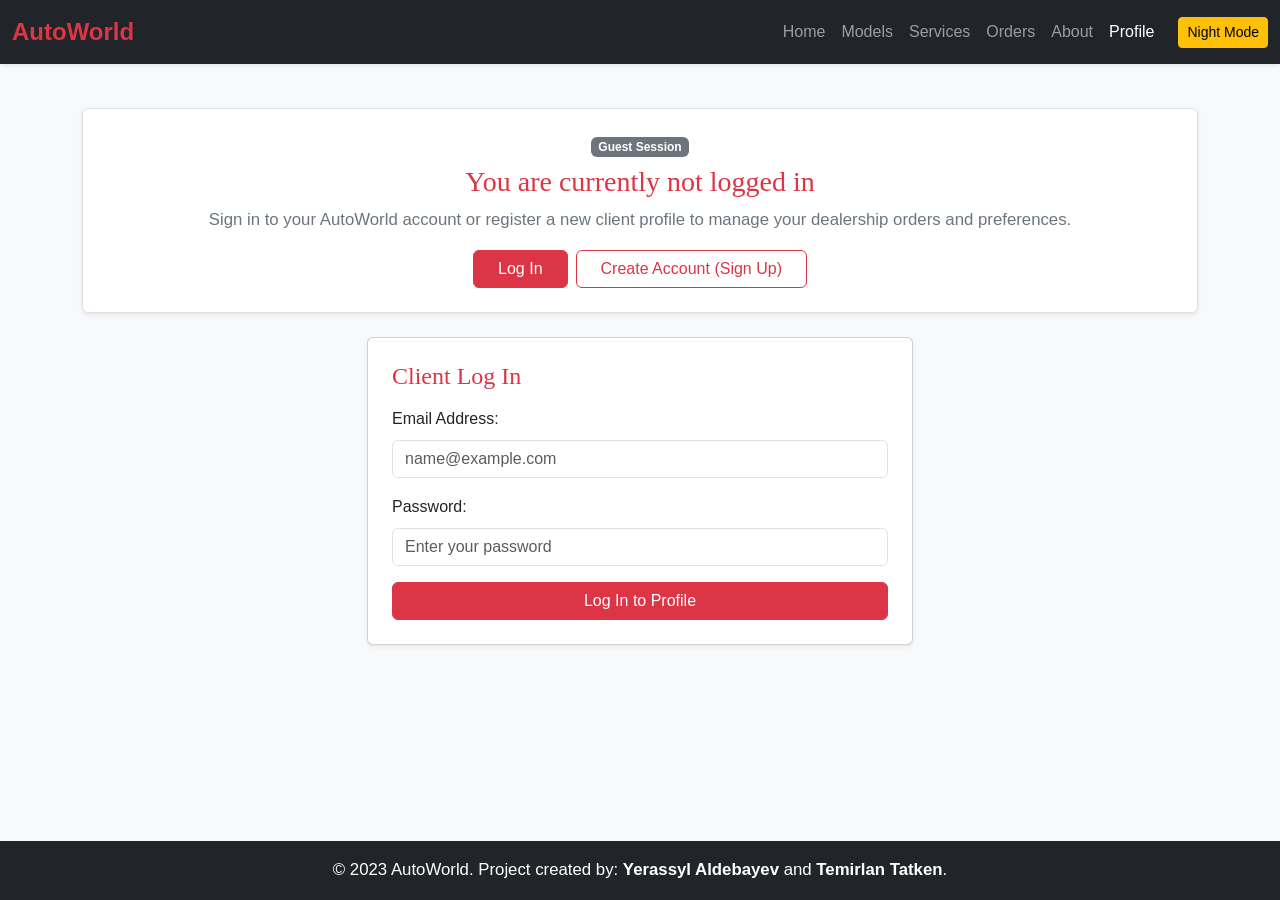
<file: profile.html>
<!DOCTYPE html>
<html lang="en">
<head>
    <meta charset="UTF-8">
    <meta name="viewport" content="width=device-width, initial-scale=1.0">
    <title>Client Profile - AutoWorld Cars</title>
    <script src="https://code.jquery.com/jquery-3.7.1.min.js"></script>
    <link href="https://cdn.jsdelivr.net/npm/bootstrap@5.3.3/dist/css/bootstrap.min.css" rel="stylesheet">
    <link rel="stylesheet" href="css/style.css">
</head>
<body>
    <header class="fixed-top shadow-sm">
        <nav id="main-nav" class="navbar navbar-expand-lg navbar-dark bg-dark">
            <div class="container-fluid">
                <a class="navbar-brand text-danger fw-bold fs-4" href="index.html">AutoWorld</a>
                <button class="navbar-toggler" type="button" data-bs-toggle="collapse" data-bs-target="#navMenu"
                        aria-controls="navMenu" aria-expanded="false" aria-label="Toggle navigation">
                    <span class="navbar-toggler-icon"></span>
                </button>
                <div class="collapse navbar-collapse" id="navMenu">
                    <ul class="navbar-nav ms-auto align-items-lg-center">
                        <li class="nav-item"><a class="nav-link" href="index.html">Home</a></li>
                        <li class="nav-item"><a class="nav-link" href="models.html">Models</a></li>
                        <li class="nav-item"><a class="nav-link" href="services.html">Services</a></li>
                        <li class="nav-item"><a class="nav-link" href="orders.html">Orders <span id="nav-order-badge" class="badge bg-danger ms-1" style="display:none;">0</span></a></li>
                        <li class="nav-item"><a class="nav-link" href="about.html">About</a></li>
                        <li class="nav-item"><a class="nav-link active" aria-current="page" id="nav-profile-link" href="profile.html">Profile</a></li>
                        <li class="nav-item ms-lg-3 mt-2 mt-lg-0">
                            <button type="button" id="theme-toggle-btn" class="btn btn-warning btn-sm">Night Mode</button>
                        </li>
                    </ul>
                </div>
            </div>
        </nav>
        <div id="scroll-progress-bar"></div>
    </header>

    <main class="container py-4">
        <section id="guest-auth-view">
            <div class="p-4 bg-white border rounded text-center shadow-sm mb-4">
                <span class="badge bg-secondary mb-2">Guest Session</span>
                <h1 class="h3 text-danger">You are currently not logged in</h1>
                <p class="text-secondary mb-3">Sign in to your AutoWorld account or register a new client profile to manage your dealership orders and preferences.</p>
                <div class="d-flex justify-content-center gap-2">
                    <button type="button" id="show-login-tab-btn" class="btn btn-danger px-4">Log In</button>
                    <button type="button" id="show-signup-tab-btn" class="btn btn-outline-danger px-4">Create Account (Sign Up)</button>
                </div>
            </div>

            <div class="row justify-content-center">
                <div class="col-md-8 col-lg-6">
                    <div id="login-card" class="card p-4 shadow-sm">
                        <h2 class="h4 text-danger mb-3">Client Log In</h2>
                        <form id="login-form" novalidate>
                            <div class="mb-3">
                                <label for="login-email" class="form-label">Email Address:</label>
                                <input type="text" id="login-email" name="login-email" class="form-control" placeholder="name@example.com">
                                <div id="login-email-error" class="invalid-feedback"></div>
                            </div>
                            <div class="mb-3">
                                <label for="login-password" class="form-label">Password:</label>
                                <input type="password" id="login-password" name="login-password" class="form-control" placeholder="Enter your password">
                                <div id="login-password-error" class="invalid-feedback"></div>
                            </div>
                            <div id="login-general-error" class="text-danger small mb-3"></div>
                            <button type="submit" class="btn btn-danger w-100">Log In to Profile</button>
                        </form>
                    </div>

                    <div id="signup-card" class="card p-4 shadow-sm" style="display: none;">
                        <h2 class="h4 text-danger mb-3">Create Client Account</h2>
                        <form id="signup-form" novalidate>
                            <div class="mb-3">
                                <label for="signup-name" class="form-label">Full Name:</label>
                                <input type="text" id="signup-name" name="signup-name" class="form-control" placeholder="Yerassyl Aldebayev">
                                <div id="signup-name-error" class="invalid-feedback"></div>
                            </div>
                            <div class="mb-3">
                                <label for="signup-email" class="form-label">Email Address:</label>
                                <input type="text" id="signup-email" name="signup-email" class="form-control" placeholder="name@example.com">
                                <div id="signup-email-error" class="invalid-feedback"></div>
                            </div>
                            <div class="mb-3">
                                <label for="signup-phone" class="form-label">Phone Number (+7):</label>
                                <input type="text" id="signup-phone" name="signup-phone" class="form-control" placeholder="+7 (700) 123-45-67">
                                <div id="signup-phone-error" class="invalid-feedback"></div>
                            </div>
                            <div class="mb-3">
                                <label for="signup-password" class="form-label">Password:</label>
                                <input type="password" id="signup-password" name="signup-password" class="form-control" placeholder="Min 8 chars, 1 uppercase, 1 lowercase, 1 digit">
                                <div id="signup-password-error" class="invalid-feedback"></div>
                            </div>
                            <div class="mb-3">
                                <label for="signup-confirm" class="form-label">Confirm Password:</label>
                                <input type="password" id="signup-confirm" name="signup-confirm" class="form-control" placeholder="Repeat your password">
                                <div id="signup-confirm-error" class="invalid-feedback"></div>
                            </div>
                            <button type="submit" class="btn btn-danger w-100">Register &amp; Sign In</button>
                        </form>
                    </div>
                </div>
            </div>
        </section>

        <section id="authenticated-profile-view" style="display: none;" class="py-2">
            <div class="d-flex flex-wrap justify-content-between align-items-center gap-2 mb-4 p-4 bg-white border rounded shadow-sm">
                <div>
                    <span class="badge bg-success mb-1">Verified AutoWorld Client</span>
                    <h1 class="mb-0">Welcome, <span id="profile-display-name" class="text-danger">Client</span></h1>
                </div>
                <button type="button" id="logout-btn" class="btn btn-outline-danger">Log Out</button>
            </div>

            <div class="row g-4">
                <div class="col-md-6">
                    <div class="card p-4 h-100 shadow-sm">
                        <h2 class="h5 text-danger border-bottom pb-2 mb-3">Stored Account Details</h2>
                        <p class="mb-3"><strong>Full Name:</strong> <span id="profile-info-name"></span></p>
                        <p class="mb-3"><strong>Email Address:</strong> <span id="profile-info-email"></span></p>
                        <p class="mb-3"><strong>Phone Number:</strong> <span id="profile-info-phone"></span></p>
                        <p class="mb-0"><strong>Member Since:</strong> <span id="profile-info-date"></span></p>
                    </div>
                </div>

                <div class="col-md-6">
                    <div class="card p-4 h-100 shadow-sm">
                        <h2 class="h5 text-danger border-bottom pb-2 mb-3">My Showroom Activity</h2>
                        <p class="mb-3"><strong>Active Orders &amp; Test Drives:</strong> <span id="profile-orders-count" class="badge bg-danger">0</span></p>
                        <p class="mb-4"><strong>Models Rated in Showroom:</strong> <span id="profile-ratings-count" class="badge bg-warning text-dark">0</span></p>
                        <div class="d-flex flex-wrap gap-2 mt-auto pt-3 border-top">
                            <a href="orders.html" class="btn btn-danger btn-sm">View My Orders</a>
                            <a href="services.html" class="btn btn-outline-danger btn-sm">Book Test Drive / Order Car</a>
                            <a href="models.html#showroom" class="btn btn-outline-secondary btn-sm">Browse Showroom</a>
                        </div>
                    </div>
                </div>
            </div>
        </section>
    </main>

    <div id="app-toast" class="card shadow">
        <div class="card-header bg-dark text-white d-flex justify-content-between align-items-center py-2">
            <strong id="toast-title">Notification</strong>
            <button type="button" id="toast-close-btn" class="btn-close btn-close-white btn-sm" aria-label="Close"></button>
        </div>
        <div class="card-body py-2">
            <p id="toast-body" class="mb-0 small"></p>
        </div>
    </div>

    <footer class="bg-dark text-white text-center py-3 mt-5">
        <div class="container">
            <p class="mb-0">&copy; 2023 AutoWorld. Project created by: <strong>Yerassyl Aldebayev</strong> and <strong>Temirlan Tatken</strong>.</p>
        </div>
    </footer>

    <script src="https://cdn.jsdelivr.net/npm/bootstrap@5.3.3/dist/js/bootstrap.bundle.min.js"></script>
    <script src="js/theme.js"></script>
    <script src="js/auth.js"></script>
    <script src="js/jquery-ux.js"></script>
    <script src="js/jquery-services.js"></script>
</body>
</html>
</file>
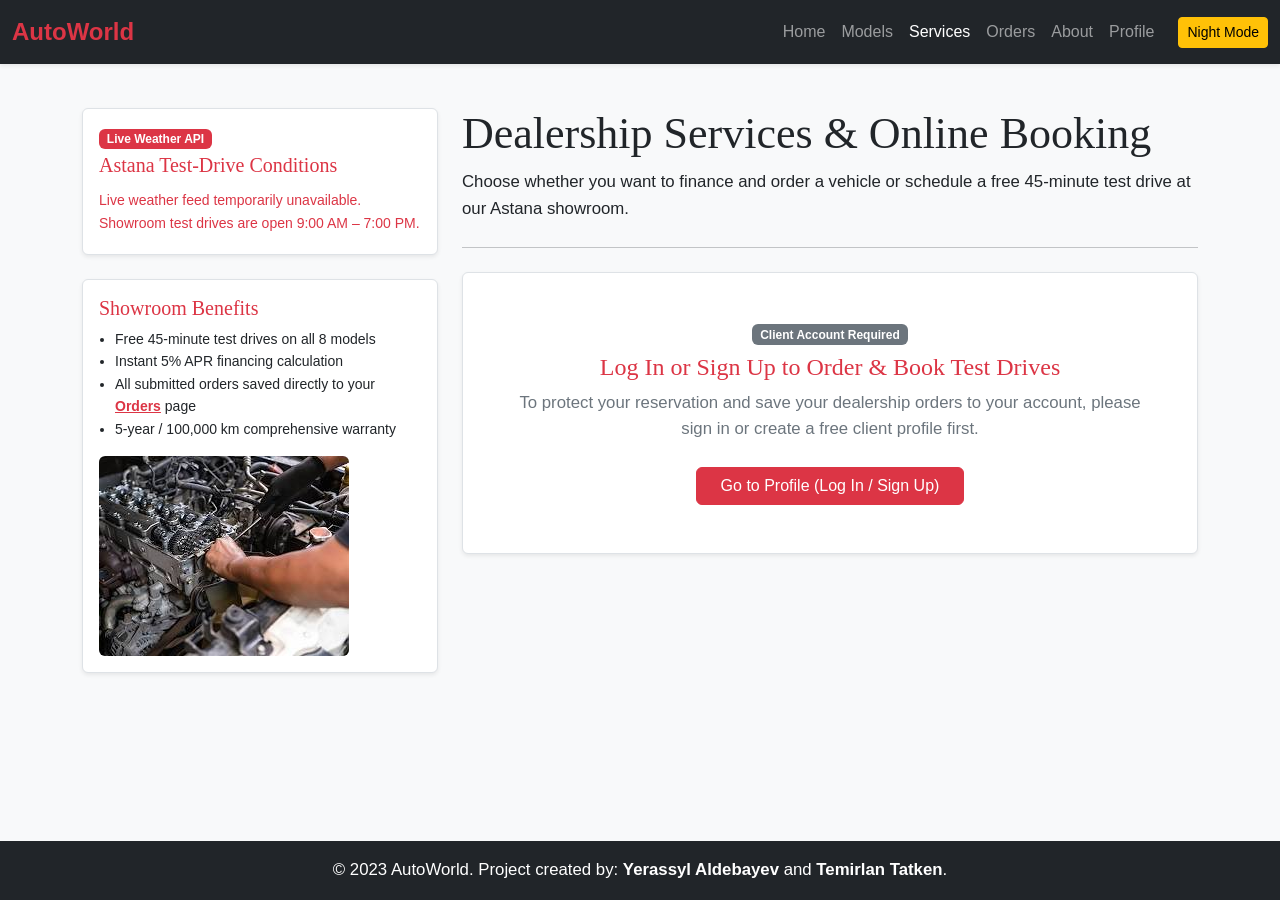
<file: services.html>
<!DOCTYPE html>
<html lang="en">
<head>
    <meta charset="UTF-8">
    <meta name="viewport" content="width=device-width, initial-scale=1.0">
    <title>Services & Booking - AutoWorld Cars</title>
    <script src="https://code.jquery.com/jquery-3.7.1.min.js"></script>
    <link href="https://cdn.jsdelivr.net/npm/bootstrap@5.3.3/dist/css/bootstrap.min.css" rel="stylesheet">
    <link rel="stylesheet" href="css/style.css">
</head>
<body>
    <header class="fixed-top shadow-sm">
        <nav id="main-nav" class="navbar navbar-expand-lg navbar-dark bg-dark">
            <div class="container-fluid">
                <a class="navbar-brand text-danger fw-bold fs-4" href="index.html">AutoWorld</a>
                <button class="navbar-toggler" type="button" data-bs-toggle="collapse" data-bs-target="#navMenu"
                        aria-controls="navMenu" aria-expanded="false" aria-label="Toggle navigation">
                    <span class="navbar-toggler-icon"></span>
                </button>
                <div class="collapse navbar-collapse" id="navMenu">
                    <ul class="navbar-nav ms-auto align-items-lg-center">
                        <li class="nav-item"><a class="nav-link" href="index.html">Home</a></li>
                        <li class="nav-item"><a class="nav-link" href="models.html">Models</a></li>
                        <li class="nav-item"><a class="nav-link active" aria-current="page" href="services.html">Services</a></li>
                        <li class="nav-item"><a class="nav-link" href="orders.html">Orders <span id="nav-order-badge" class="badge bg-danger ms-1" style="display:none;">0</span></a></li>
                        <li class="nav-item"><a class="nav-link" href="about.html">About</a></li>
                        <li class="nav-item"><a class="nav-link" id="nav-profile-link" href="profile.html">Profile</a></li>
                        <li class="nav-item ms-lg-3 mt-2 mt-lg-0">
                            <button type="button" id="theme-toggle-btn" class="btn btn-warning btn-sm">Night Mode</button>
                        </li>
                    </ul>
                </div>
            </div>
        </nav>
        <div id="scroll-progress-bar"></div>
    </header>

    <div class="container py-4">
        <div class="row g-4">
            <main class="col-lg-8 order-lg-2">
                <h1>Dealership Services &amp; Online Booking</h1>
                <p>Choose whether you want to finance and order a vehicle or schedule a free 45-minute test drive at our Astana showroom.</p>

                <hr class="my-4">

                <!-- Authentication Gate: Shown when user is NOT logged in -->
                <section id="services-auth-gate" class="p-5 bg-white border rounded text-center shadow-sm" style="display: none;">
                    <span class="badge bg-secondary mb-2">Client Account Required</span>
                    <h2 class="h4 text-danger mb-2">Log In or Sign Up to Order &amp; Book Test Drives</h2>
                    <p class="text-secondary mb-4">To protect your reservation and save your dealership orders to your account, please sign in or create a free client profile first.</p>
                    <a href="profile.html" class="btn btn-danger px-4">Go to Profile (Log In / Sign Up)</a>
                </section>

                <!-- Booking Wizard: Shown ONLY when user IS logged in -->
                <section id="services-booking-wrapper" class="booking-section" style="display: none;">
                    <div class="mb-4">
                        <label class="form-label fw-bold d-block">Select Service Type:</label>
                        <div class="btn-group w-100" role="group" aria-label="Service mode selector">
                            <button type="button" class="btn btn-outline-danger service-mode-btn active" data-mode="Vehicle Order">
                                Order &amp; Finance a Vehicle
                            </button>
                            <button type="button" class="btn btn-outline-danger service-mode-btn" data-mode="Test Drive">
                                Book a Free Test Drive
                            </button>
                        </div>
                    </div>

                    <div class="progress mb-3" style="height: 24px;">
                        <div id="wizard-progress" class="progress-bar bg-danger" role="progressbar" style="width: 50%;">
                            Step 1 of 2: Vehicle Configuration
                        </div>
                    </div>

                    <form id="booking-form" action="#" method="get" class="p-4 bg-white border rounded shadow-sm" novalidate>
                        <input type="hidden" id="service-type-input" name="service-type" value="Vehicle Order">

                        <div class="wizard-step" id="step-1">
                            <h2 id="step-1-heading" class="h5 text-danger mb-3">Step 1: Select Vehicle &amp; Financing Plan</h2>
                            <div class="row g-3">
                                <div class="col-md-6">
                                    <label for="car-model" class="form-label">Select a Car Model (8 Available):</label>
                                    <select id="car-model" name="car-model" class="form-select">
                                        <option value="Aurora S">Aurora S — Sedan ($24,500)</option>
                                        <option value="Echelon LX">Echelon LX — Sedan ($29,800)</option>
                                        <option value="Trailblazer X">Trailblazer X — SUV ($38,900)</option>
                                        <option value="Summit AWD">Summit AWD — SUV ($34,200)</option>
                                        <option value="Volt Pro">Volt Pro — Electric ($41,200)</option>
                                        <option value="Ionix GT-E">Ionix GT-E — Electric ($46,500)</option>
                                        <option value="Raptor GT">Raptor GT — Sports ($62,000)</option>
                                        <option value="Apex RS">Apex RS — Sports ($68,900)</option>
                                    </select>
                                </div>

                                <div class="col-md-6" id="financing-term-col">
                                    <label for="loan-months" class="form-label">Financing Term:</label>
                                    <select id="loan-months" name="loan-months" class="form-select">
                                        <option value="24">24 Months (2 Years)</option>
                                        <option value="36" selected>36 Months (3 Years)</option>
                                        <option value="60">60 Months (5 Years)</option>
                                    </select>
                                </div>

                                <div class="col-12" id="financing-estimate-col">
                                    <div class="p-3 bg-light border rounded d-flex justify-content-between align-items-center">
                                        <span class="text-secondary">Estimated Monthly Payment (5% APR):</span>
                                        <strong id="monthly-estimate" class="fs-5 text-danger">$784 / month</strong>
                                    </div>
                                </div>

                                <div class="col-md-6" id="testdrive-date-col" style="display: none;">
                                    <label for="preferred-date" class="form-label">Preferred Time Slot:</label>
                                    <select id="preferred-date" name="preferred-date" class="form-select">
                                        <option value="Tomorrow, 10:00 AM">Tomorrow — 10:00 AM</option>
                                        <option value="Tomorrow, 2:00 PM">Tomorrow — 2:00 PM</option>
                                        <option value="This Saturday, 11:00 AM">This Saturday — 11:00 AM</option>
                                        <option value="This Saturday, 4:00 PM">This Saturday — 4:00 PM</option>
                                    </select>
                                </div>

                                <div class="col-12">
                                    <label for="message" class="form-label">Additional Wishes (Optional):</label>
                                    <textarea id="message" name="message" class="form-control" rows="3" placeholder="Preferred color, trade-in vehicle details, or questions?"></textarea>
                                </div>
                            </div>

                            <div class="d-flex justify-content-between mt-4">
                                <button type="button" id="reset-form-btn" class="btn btn-outline-secondary">Reset All Fields</button>
                                <button type="button" id="next-step-1" class="btn btn-danger px-4">Next: Client Details &rarr;</button>
                            </div>
                        </div>

                        <div class="wizard-step" id="step-2" style="display: none;">
                            <h2 class="h5 text-danger mb-3">Step 2: Client Contact &amp; Security Verification</h2>
                            <div class="row g-3">
                                <div class="col-md-6">
                                    <label for="reg-name" class="form-label">Full Name:</label>
                                    <input type="text" id="reg-name" name="reg-name" class="form-control" placeholder="Yerassyl Aldebayev">
                                    <div id="reg-name-error" class="invalid-feedback"></div>
                                </div>

                                <div class="col-md-6">
                                    <label for="reg-email" class="form-label">Email Address:</label>
                                    <input type="text" id="reg-email" name="reg-email" class="form-control" placeholder="name@example.com">
                                    <div id="reg-email-error" class="invalid-feedback"></div>
                                </div>

                                <div class="col-md-6">
                                    <label for="reg-phone" class="form-label">Phone Number (+7):</label>
                                    <input type="text" id="reg-phone" name="reg-phone" class="form-control" placeholder="+7 (700) 123-45-67">
                                    <div id="reg-phone-error" class="invalid-feedback"></div>
                                </div>

                                <div class="col-md-6">
                                    <label for="reg-password" class="form-label">Account Password:</label>
                                    <input type="password" id="reg-password" name="reg-password" class="form-control" placeholder="8+ chars, Upper, lower &amp; number">
                                    <div id="reg-password-error" class="invalid-feedback"></div>
                                </div>

                                <div class="col-md-12">
                                    <label for="reg-confirm" class="form-label">Confirm Password:</label>
                                    <input type="password" id="reg-confirm" name="reg-confirm" class="form-control" placeholder="Re-enter your password">
                                    <div id="reg-confirm-error" class="invalid-feedback"></div>
                                </div>
                            </div>

                            <div class="d-flex justify-content-between mt-4">
                                <button type="button" id="back-step-2" class="btn btn-outline-secondary">&larr; Back to Vehicle</button>
                                <button type="submit" id="submit-booking-btn" class="btn btn-danger px-4">Submit &amp; Save to My Orders</button>
                            </div>
                        </div>

                        <div id="signup-success" class="alert alert-success mt-3 mb-0" style="display:none;"></div>
                    </form>
                </section>
            </main>

            <aside class="col-lg-4 order-lg-1">
                <div class="bg-white border rounded p-3 shadow-sm mb-4">
                    <span class="badge bg-danger mb-1">Live Weather API</span>
                    <h3 class="h5 text-danger mb-2">Astana Test-Drive Conditions</h3>
                    <div id="weather-loading" class="small text-secondary py-2">
                        <span class="spinner-border spinner-border-sm text-danger me-1"></span> Checking live Astana weather...
                    </div>
                    <div id="weather-error" class="small text-danger py-1" style="display: none;"></div>
                    <div id="weather-content" style="display: none;">
                        <div class="d-flex justify-content-between align-items-center border-bottom pb-2 mb-2">
                            <div>
                                <span id="weather-temp" class="fs-3 fw-bold text-danger">--°C</span>
                                <small class="d-block text-secondary">Astana Showroom (Turan 53)</small>
                            </div>
                            <div class="text-end small">
                                <div id="weather-wind">Wind: -- km/h</div>
                                <div id="weather-status" class="fw-semibold">Clear</div>
                            </div>
                        </div>
                        <p id="weather-advice" class="small mb-0 text-secondary"></p>
                    </div>
                </div>

                <div class="bg-white border rounded p-3 shadow-sm">
                    <h3 class="h5 text-danger">Showroom Benefits</h3>
                    <ul class="ps-3 small">
                        <li>Free 45-minute test drives on all 8 models</li>
                        <li>Instant 5% APR financing calculation</li>
                        <li>All submitted orders saved directly to your <a href="orders.html" class="text-danger fw-semibold">Orders</a> page</li>
                        <li>5-year / 100,000 km comprehensive warranty</li>
                    </ul>
                    <img src="images/mechanic.jpeg" alt="Mechanic inspecting a vehicle engine" class="img-fluid rounded">
                </div>
            </aside>
        </div>
    </div>

    <div id="app-toast" class="card shadow">
        <div class="card-header bg-dark text-white d-flex justify-content-between align-items-center py-2">
            <strong id="toast-title">Notification</strong>
            <button type="button" id="toast-close-btn" class="btn-close btn-close-white btn-sm" aria-label="Close"></button>
        </div>
        <div class="card-body py-2">
            <p id="toast-body" class="mb-0 small"></p>
        </div>
    </div>

    <footer class="bg-dark text-white text-center py-3 mt-4">
        <div class="container">
            <p class="mb-0">&copy; 2023 AutoWorld. Project created by: <strong>Yerassyl Aldebayev</strong> and <strong>Temirlan Tatken</strong>.</p>
        </div>
    </footer>

    <script src="https://cdn.jsdelivr.net/npm/bootstrap@5.3.3/dist/js/bootstrap.bundle.min.js"></script>
    <script src="js/theme.js"></script>
    <script src="js/auth.js"></script>
    <script src="js/sound.js"></script>
    <script src="js/api.js"></script>
    <script src="js/booking-wizard.js"></script>
    <script src="js/jquery-ux.js"></script>
    <script src="js/jquery-services.js"></script>
</body>
</html>
</file>
<file: css/style.css>
/* ===================================================
   AutoWorld - Final Project Master Stylesheet
   =================================================== */

html {
    scroll-behavior: smooth;
}

body {
    display: flex;
    flex-direction: column;
    min-height: 100vh;
    font-family: 'Trebuchet MS', Arial, sans-serif;
    line-height: 1.6;
    background-color: #f8f9fa;
    color: #212529;
    padding-top: 84px;
    transition: background-color 0.4s ease, color 0.3s ease;
}

main,
body > .container {
    flex: 1 0 auto;
}

footer {
    flex-shrink: 0;
}

h1, h2, h3 {
    font-family: Georgia, 'Times New Roman', serif;
}

#showroom {
    scroll-margin-top: 95px;
}

/* ---------- Fixed Header & Scroll Progress Bar ---------- */
header {
    position: fixed;
    top: 0;
    left: 0;
    width: 100%;
    z-index: 1040;
    background-color: #212529;
}

#scroll-progress-bar {
    position: absolute;
    bottom: 0;
    left: 0;
    height: 4px;
    width: 0%;
    background: linear-gradient(90deg, #dc3545, #ff758c, #ffc107);
    z-index: 1050;
    box-shadow: 0 0 8px rgba(220, 53, 69, 0.7);
}

/* ---------- Animated Button & UI Effects ---------- */
.btn {
    transition: transform 0.2s ease, box-shadow 0.2s ease, background-color 0.2s ease;
}

.btn:hover:not(:disabled) {
    transform: translateY(-2px);
    box-shadow: 0 4px 12px rgba(220, 53, 69, 0.25);
}

.btn:active:not(:disabled) {
    transform: translateY(0);
}

.card,
.catalog-card,
.order-card,
.api-model-card {
    transition: transform 0.28s ease, box-shadow 0.28s ease;
}

.card:hover,
.catalog-card:hover,
.order-card:hover,
.api-model-card:hover {
    transform: translateY(-5px);
    box-shadow: 0 10px 22px rgba(0, 0, 0, 0.12) !important;
}

/* ---------- Autocomplete Dropdown ---------- */
.search-wrapper {
    position: relative;
}

#autocomplete-list {
    position: absolute;
    top: 100%;
    left: 0;
    right: 0;
    background: #ffffff;
    border: 1px solid #ced4da;
    border-top: none;
    border-radius: 0 0 0.375rem 0.375rem;
    z-index: 1000;
    max-height: 220px;
    overflow-y: auto;
    box-shadow: 0 4px 12px rgba(0, 0, 0, 0.1);
    display: none;
}

.autocomplete-item {
    padding: 0.65rem 1rem;
    cursor: pointer;
    border-bottom: 1px solid #f1f1f1;
    transition: background 0.15s ease;
}

.autocomplete-item:hover,
.autocomplete-item.active {
    background-color: #fff5f5;
    color: #dc3545;
    font-weight: 600;
}

/* ---------- Search Highlighting ---------- */
mark.search-highlight {
    background-color: #ffe066;
    color: #000000;
    padding: 0.1em 0.25em;
    border-radius: 0.2em;
    font-weight: 600;
}

/* ---------- Stats Counter Card ---------- */
.stats-counter-card {
    background: #ffffff;
    border: 1px solid #dee2e6;
    border-radius: 0.5rem;
    padding: 1.5rem 1rem;
    transition: transform 0.25s ease, box-shadow 0.25s ease;
}

.stats-counter-card:hover {
    transform: translateY(-4px);
    box-shadow: 0 8px 18px rgba(0, 0, 0, 0.08);
}

.stat-number {
    font-size: 2.3rem;
    font-weight: bold;
    color: #dc3545;
    line-height: 1;
}

/* ---------- Toast Notification ---------- */
#app-toast {
    position: fixed;
    bottom: 24px;
    right: 24px;
    z-index: 1060;
    min-width: 290px;
    max-width: 390px;
    display: none;
    box-shadow: 0 8px 24px rgba(0, 0, 0, 0.22);
    border-left: 5px solid #dc3545;
}

/* ---------- Lazy Loading Images ---------- */
.lazy-img {
    opacity: 0;
    transition: opacity 0.6s ease-in-out;
    background-color: #e9ecef;
}

.lazy-img.loaded {
    opacity: 1;
}

/* ---------- Persistent Dark Mode Overrides ---------- */
body.night-mode {
    background-color: #121212 !important;
    color: #e0e0e0;
}

body.night-mode header,
body.night-mode .navbar {
    background-color: #0a0a0a !important;
}

body.night-mode .card,
body.night-mode .bg-white,
body.night-mode .bg-light,
body.night-mode .faq-item,
body.night-mode .faq-question,
body.night-mode .popup-box,
body.night-mode .stats-counter-card,
body.night-mode .api-model-card,
body.night-mode .order-card,
body.night-mode #autocomplete-list {
    background-color: #1e1e1e !important;
    color: #e0e0e0 !important;
    border-color: #333333 !important;
}

body.night-mode .text-secondary,
body.night-mode .text-muted,
body.night-mode .text-dark,
body.night-mode .faq-answer p {
    color: #b5b5b5 !important;
}

body.night-mode .form-control,
body.night-mode .form-select {
    background-color: #2a2a2a !important;
    color: #ffffff !important;
    border-color: #444444 !important;
}

body.night-mode .form-control::placeholder {
    color: #999999 !important;
    opacity: 1;
}

body.night-mode .table {
    --bs-table-bg: #1e1e1e;
    --bs-table-color: #e0e0e0;
    --bs-table-striped-bg: #262626;
    --bs-table-striped-color: #ffffff;
    --bs-table-border-color: #383838;
    color: #e0e0e0 !important;
    border-color: #383838 !important;
}

body.night-mode .table tbody tr td {
    background-color: #1e1e1e;
    color: #e0e0e0;
    border-color: #383838;
}

body.night-mode .table-striped > tbody > tr:nth-of-type(odd) > * {
    background-color: #262626 !important;
    color: #ffffff !important;
}

/* ---------- Responsive Typography ---------- */
h1 { font-size: 1.8rem; }
h2 { font-size: 1.4rem; }
h3 { font-size: 1.15rem; }
p  { font-size: 0.95rem; }

@media (min-width: 601px) and (max-width: 992px) {
    h1 { font-size: 2.2rem; }
    h2 { font-size: 1.7rem; }
    h3 { font-size: 1.3rem; }
    p  { font-size: 1rem; }
}

@media (min-width: 993px) {
    h1 { font-size: 2.75rem; }
    h2 { font-size: 2rem; }
    h3 { font-size: 1.5rem; }
    p  { font-size: 1.05rem; }
}

/* ---------- Showroom & Gallery Components ---------- */
.hero-img {
    width: 75%;
    max-width: 700px;
    height: 360px;
    object-fit: cover;
    transition: transform 0.3s ease, box-shadow 0.3s ease;
}

.hero-img.engine-rev-active {
    transform: scale(1.03);
    box-shadow: 0 0 25px rgba(220, 53, 69, 0.7);
}

@media (max-width: 576px) {
    .hero-img {
        width: 100%;
        height: 220px;
    }
}

.card-img-top {
    height: 205px;
    object-fit: cover;
}

.lineup-img {
    width: 100%;
    height: 320px;
    object-fit: cover;
}

.main-gallery-img {
    width: 100%;
    height: 420px;
    object-fit: cover;
    transition: opacity 0.25s ease;
}

.thumb-img {
    width: 100%;
    height: 75px;
    object-fit: cover;
    cursor: pointer;
    opacity: 0.6;
    border: 2px solid transparent;
    transition: opacity 0.2s ease, transform 0.2s ease, border-color 0.2s ease;
}

.thumb-img:hover {
    opacity: 0.9;
    transform: translateY(-2px);
}

.thumb-img.active-thumb {
    opacity: 1;
    border-color: #dc3545;
    transform: scale(1.04);
}

.rating-star {
    font-size: 1.4rem;
    color: #ced4da;
    cursor: pointer;
    transition: color 0.15s ease, transform 0.15s ease;
    display: inline-block;
    user-select: none;
}

.rating-star:hover {
    transform: scale(1.25);
}

.rating-star.selected {
    color: #ffc107;
}

.team-photo {
    width: 150px;
    height: 150px;
    object-fit: cover;
}

/* ---------- FAQ Accordion ---------- */
.faq-item {
    background-color: #ffffff;
    border: 1px solid #dee2e6;
    border-radius: 0.375rem;
    margin-bottom: 0.75rem;
    overflow: hidden;
}

.faq-question {
    width: 100%;
    background-color: #ffffff;
    border: none;
    padding: 1rem 1.25rem;
    text-align: left;
    font-weight: 600;
    font-size: 1.05rem;
    display: flex;
    justify-content: space-between;
    align-items: center;
    cursor: pointer;
    transition: background-color 0.2s ease;
}

.faq-question:hover {
    background-color: #f1f3f5;
}

.faq-question[aria-expanded="true"] {
    background-color: #fff5f5;
    color: #dc3545;
}

.faq-icon {
    font-size: 1.3rem;
    font-weight: bold;
    color: #dc3545;
    margin-left: 1rem;
    line-height: 1;
}

.faq-answer {
    max-height: 0;
    overflow: hidden;
    transition: max-height 0.3s ease;
    padding: 0 1.25rem;
}

.faq-answer p {
    padding-top: 0.25rem;
    padding-bottom: 1rem;
    margin-bottom: 0;
    color: #495057;
}

/* ---------- Popup Subscription Form ---------- */
.popup-overlay {
    display: none;
    position: fixed;
    top: 0;
    left: 0;
    width: 100%;
    height: 100%;
    background-color: rgba(0, 0, 0, 0.6);
    z-index: 1050;
    justify-content: center;
    align-items: center;
    padding: 1rem;
}

.popup-box {
    background-color: #ffffff;
    width: 100%;
    max-width: 450px;
    border-radius: 0.5rem;
    padding: 2rem 1.5rem 1.5rem;
    position: relative;
    box-shadow: 0 10px 25px rgba(0, 0, 0, 0.25);
}

.popup-close {
    position: absolute;
    top: 0.75rem;
    right: 1rem;
    background: none;
    border: none;
    font-size: 1.75rem;
    line-height: 1;
    color: #6c757d;
    cursor: pointer;
}

.popup-close:hover {
    color: #dc3545;
}

.wizard-step {
    transition: opacity 0.3s ease;
}

.service-mode-btn.active {
    background-color: #dc3545 !important;
    color: #ffffff !important;
    border-color: #dc3545 !important;
}
</file>
